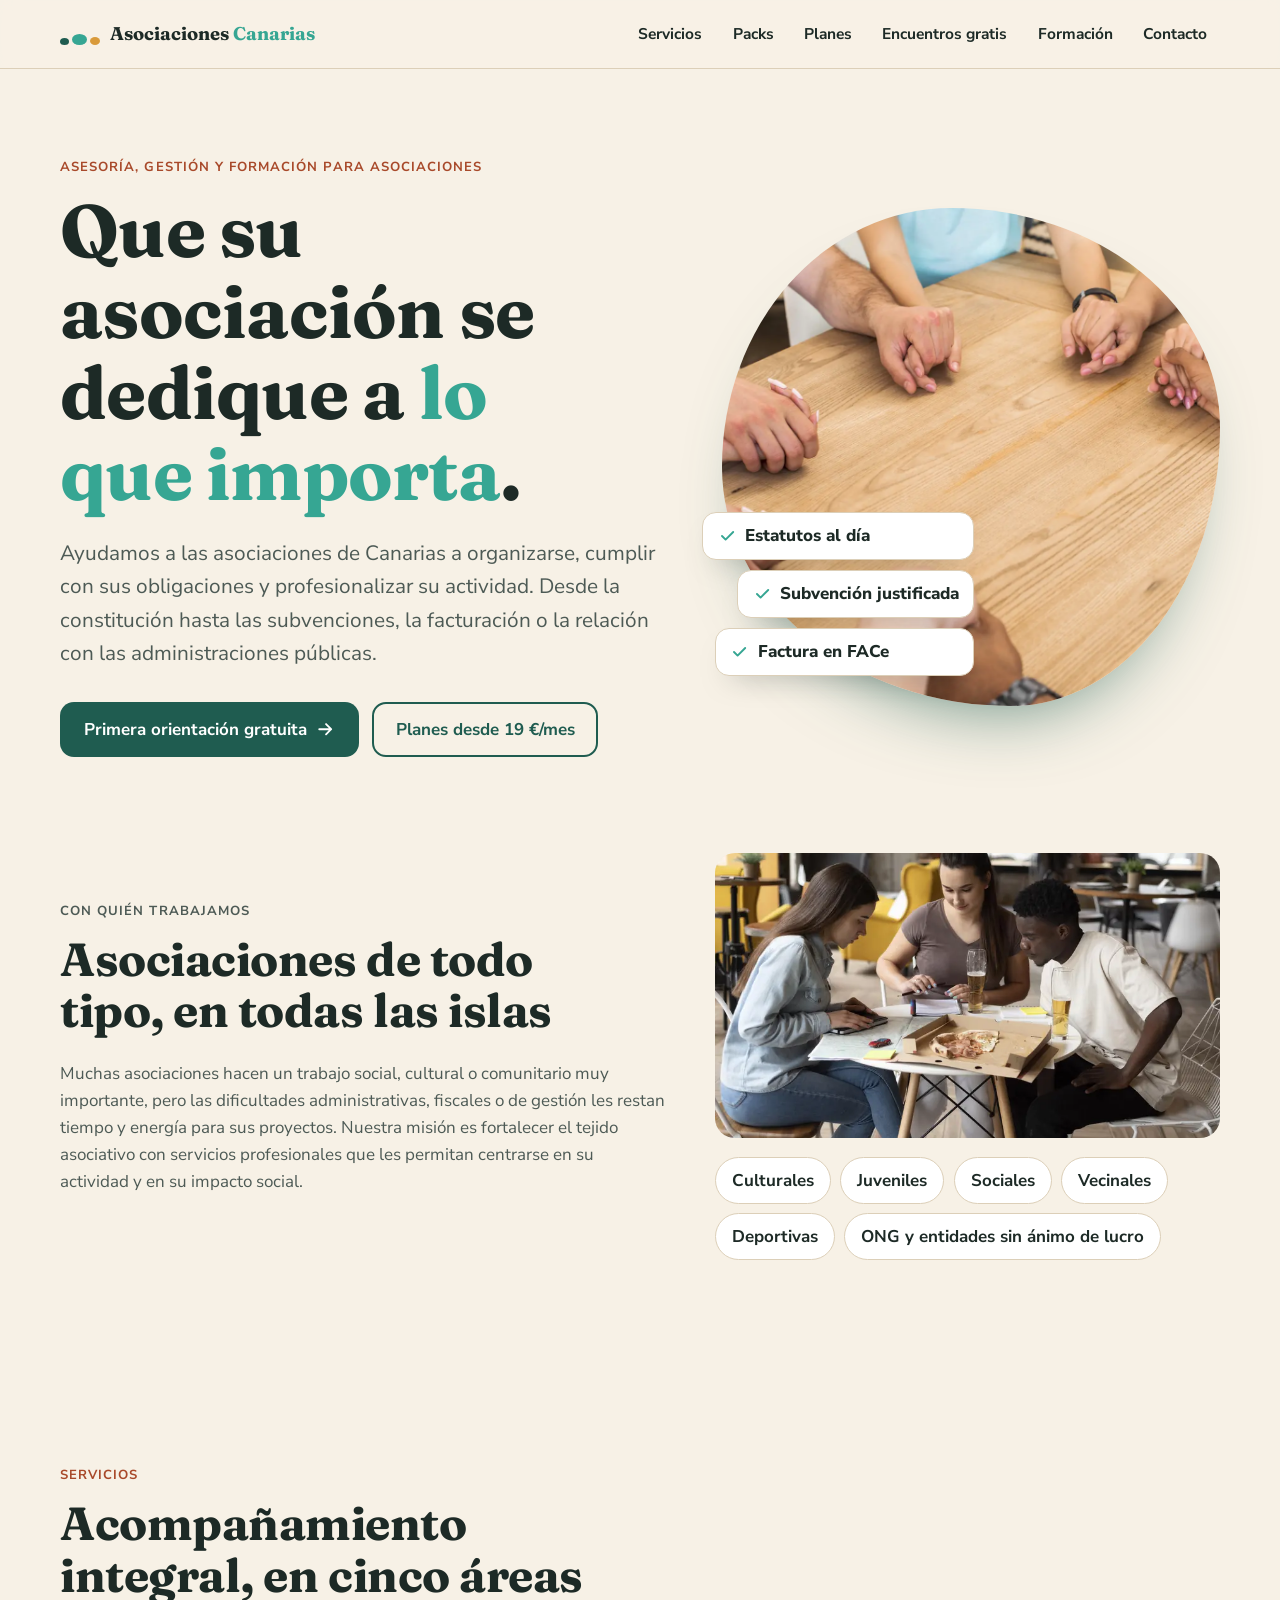
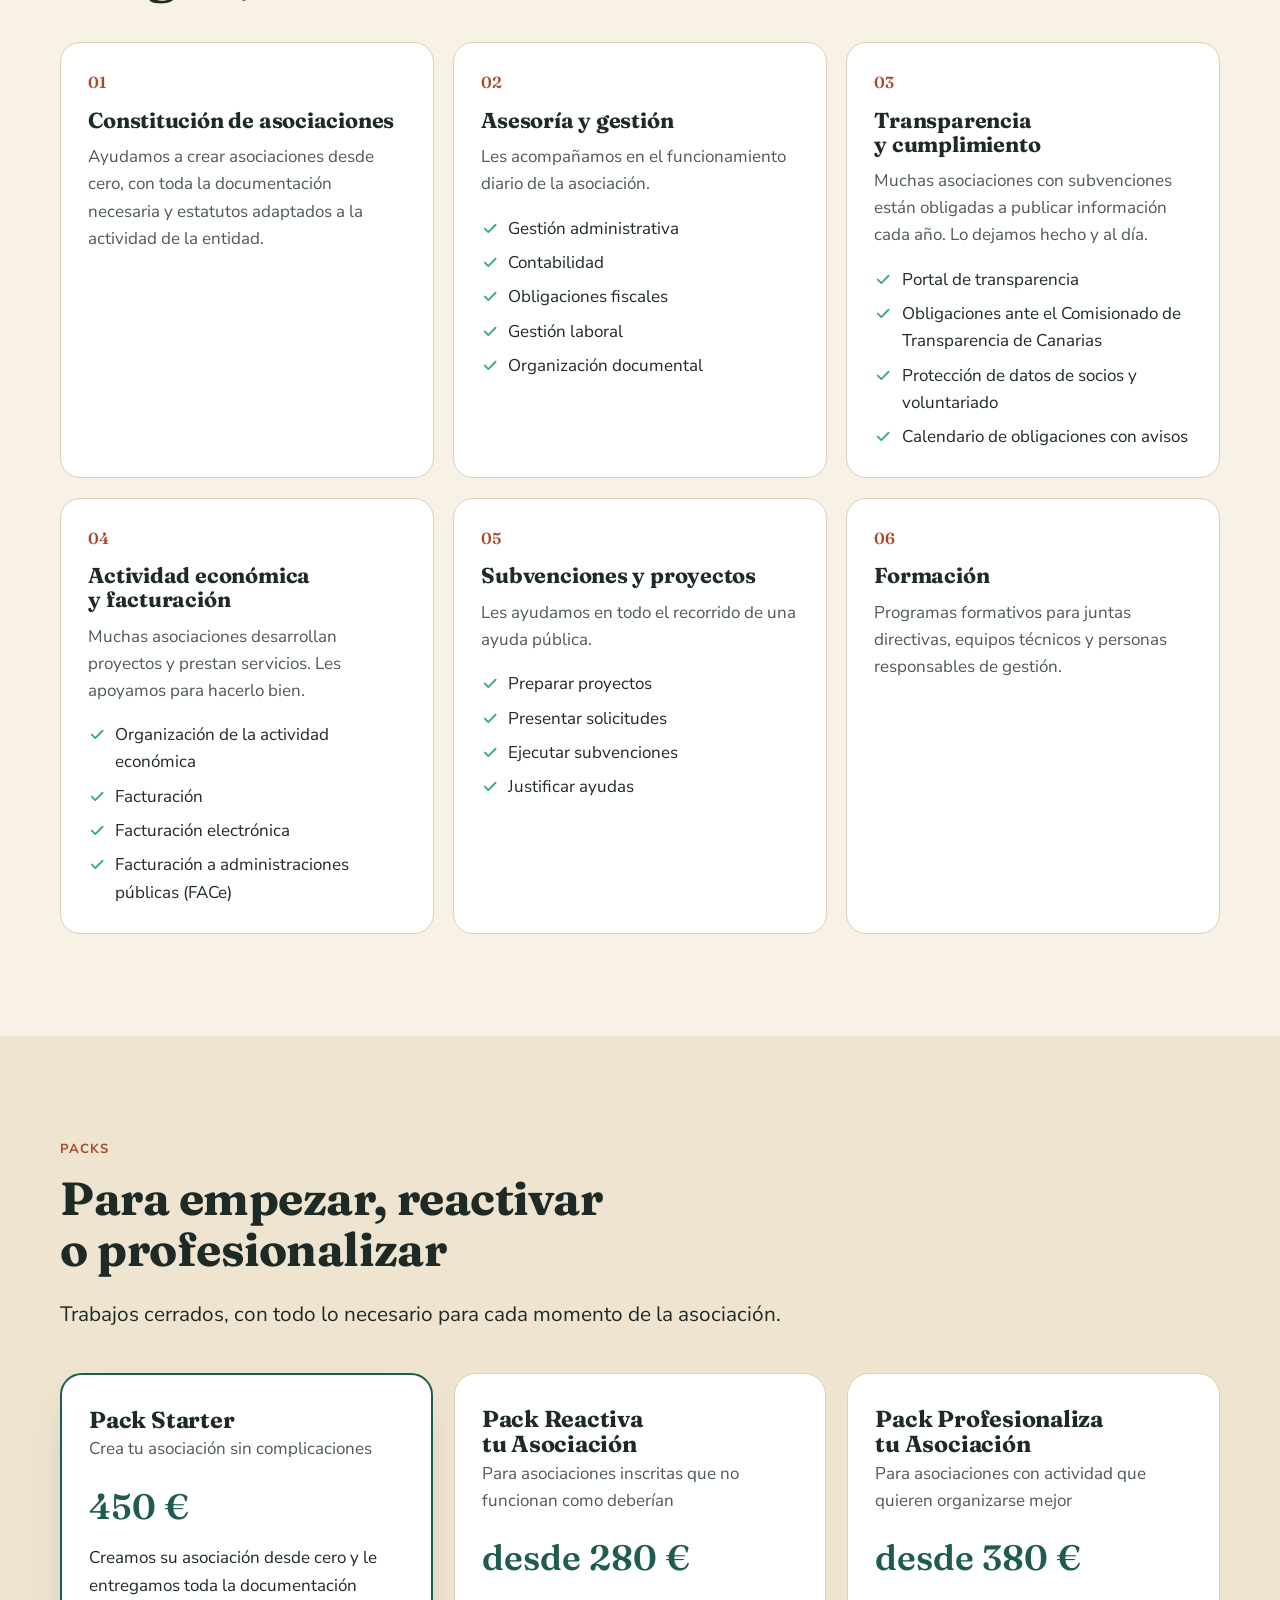
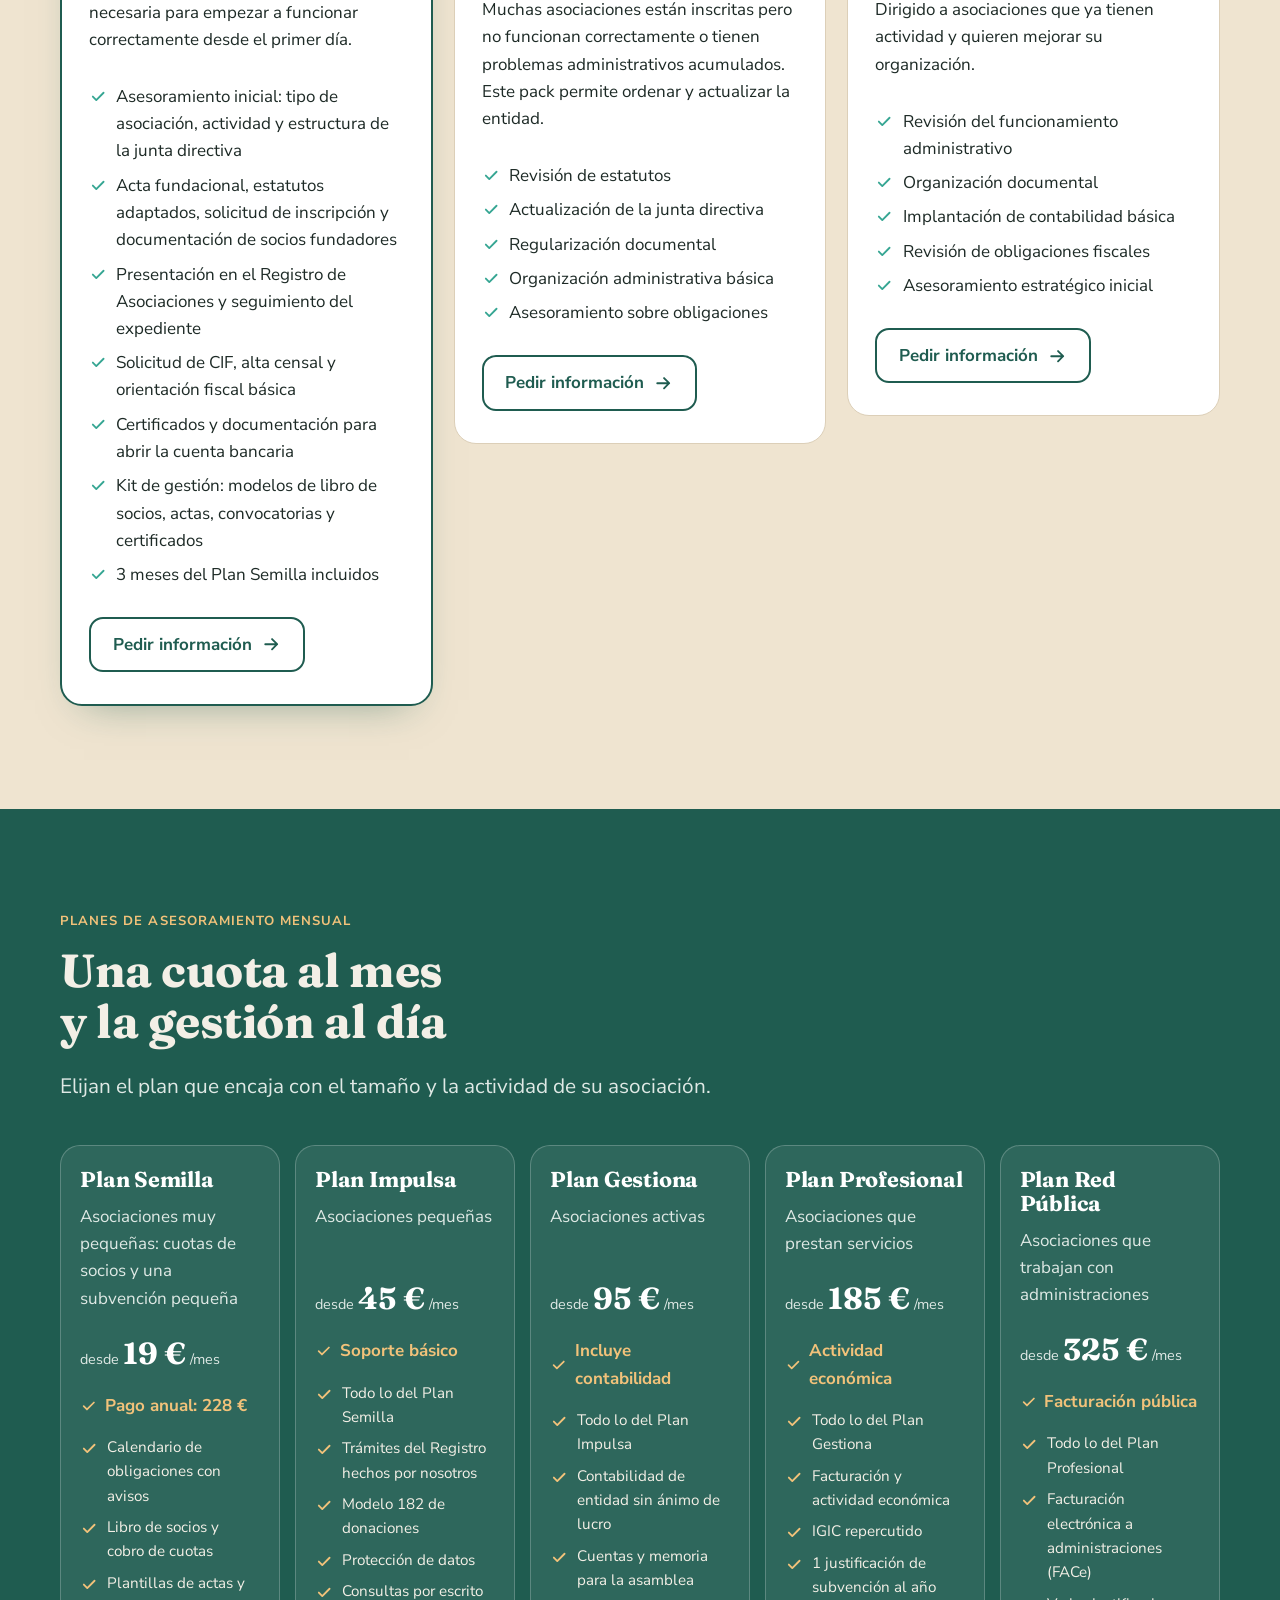
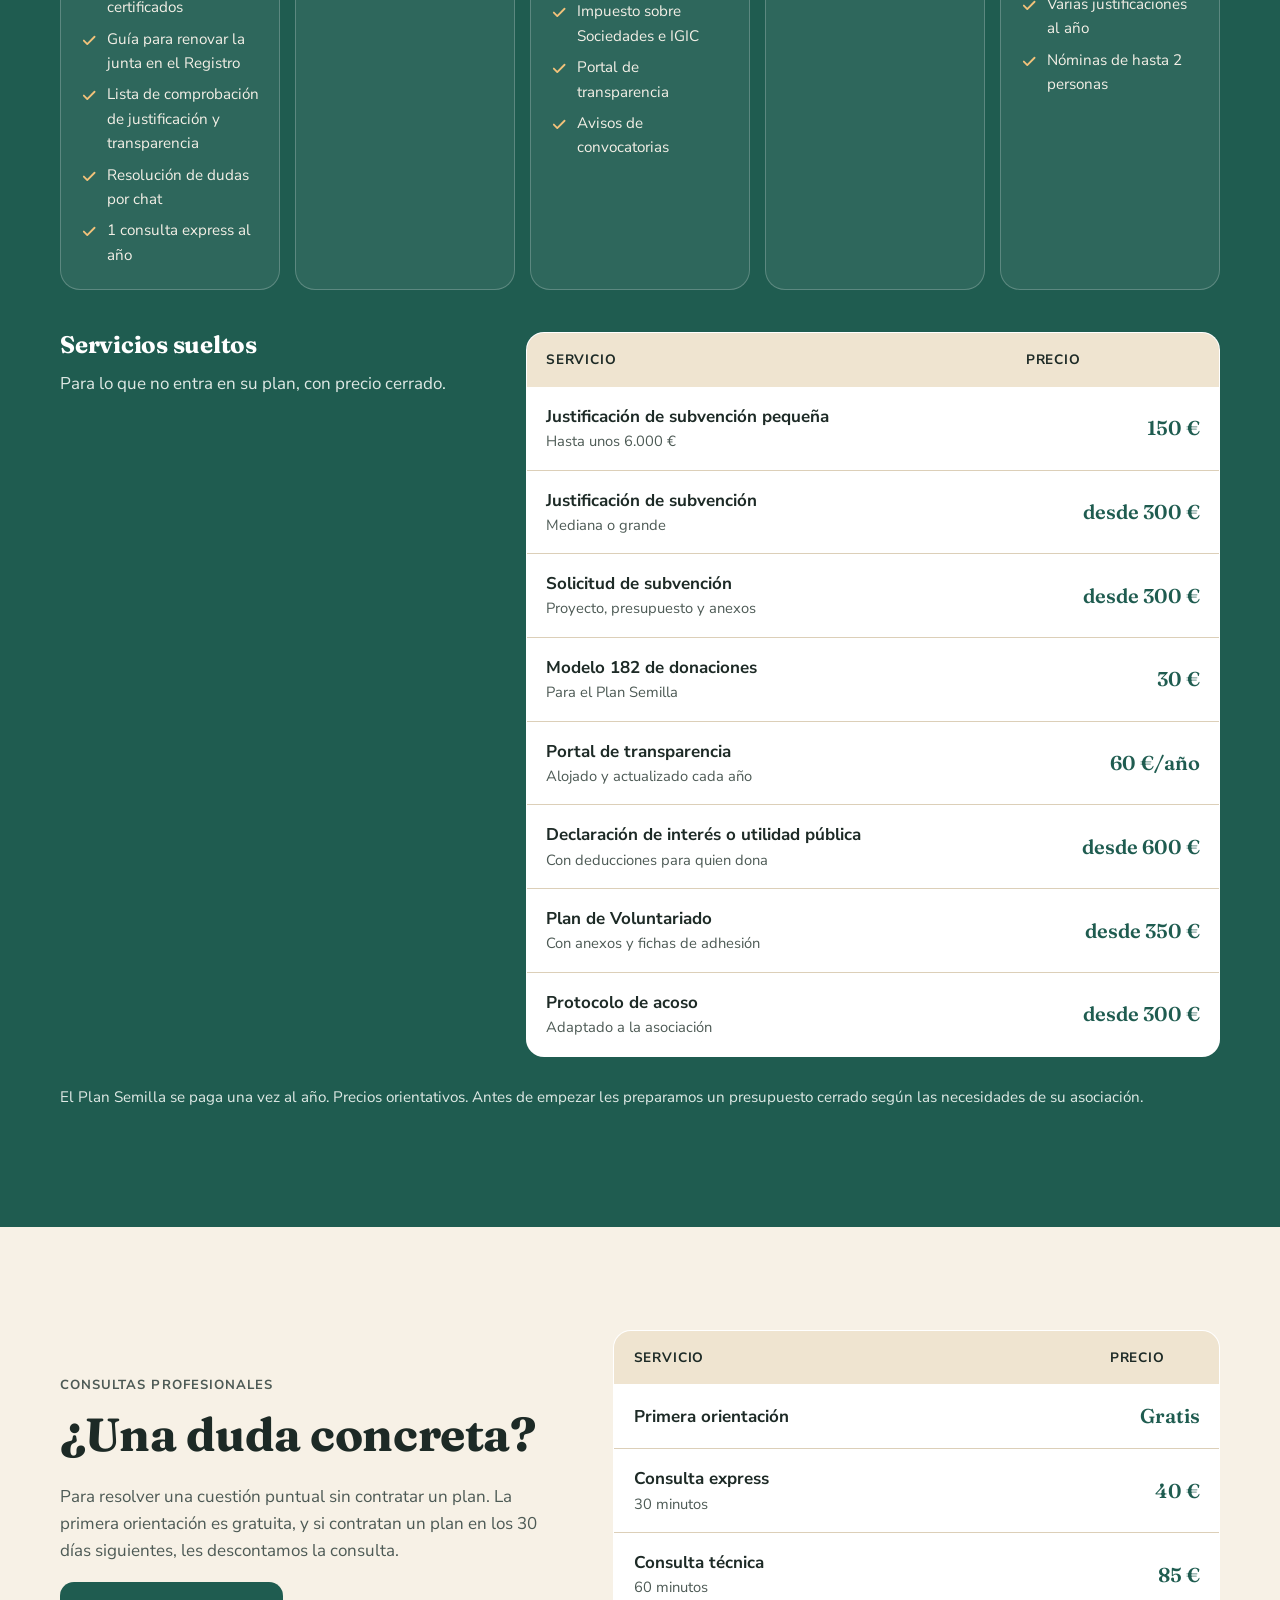
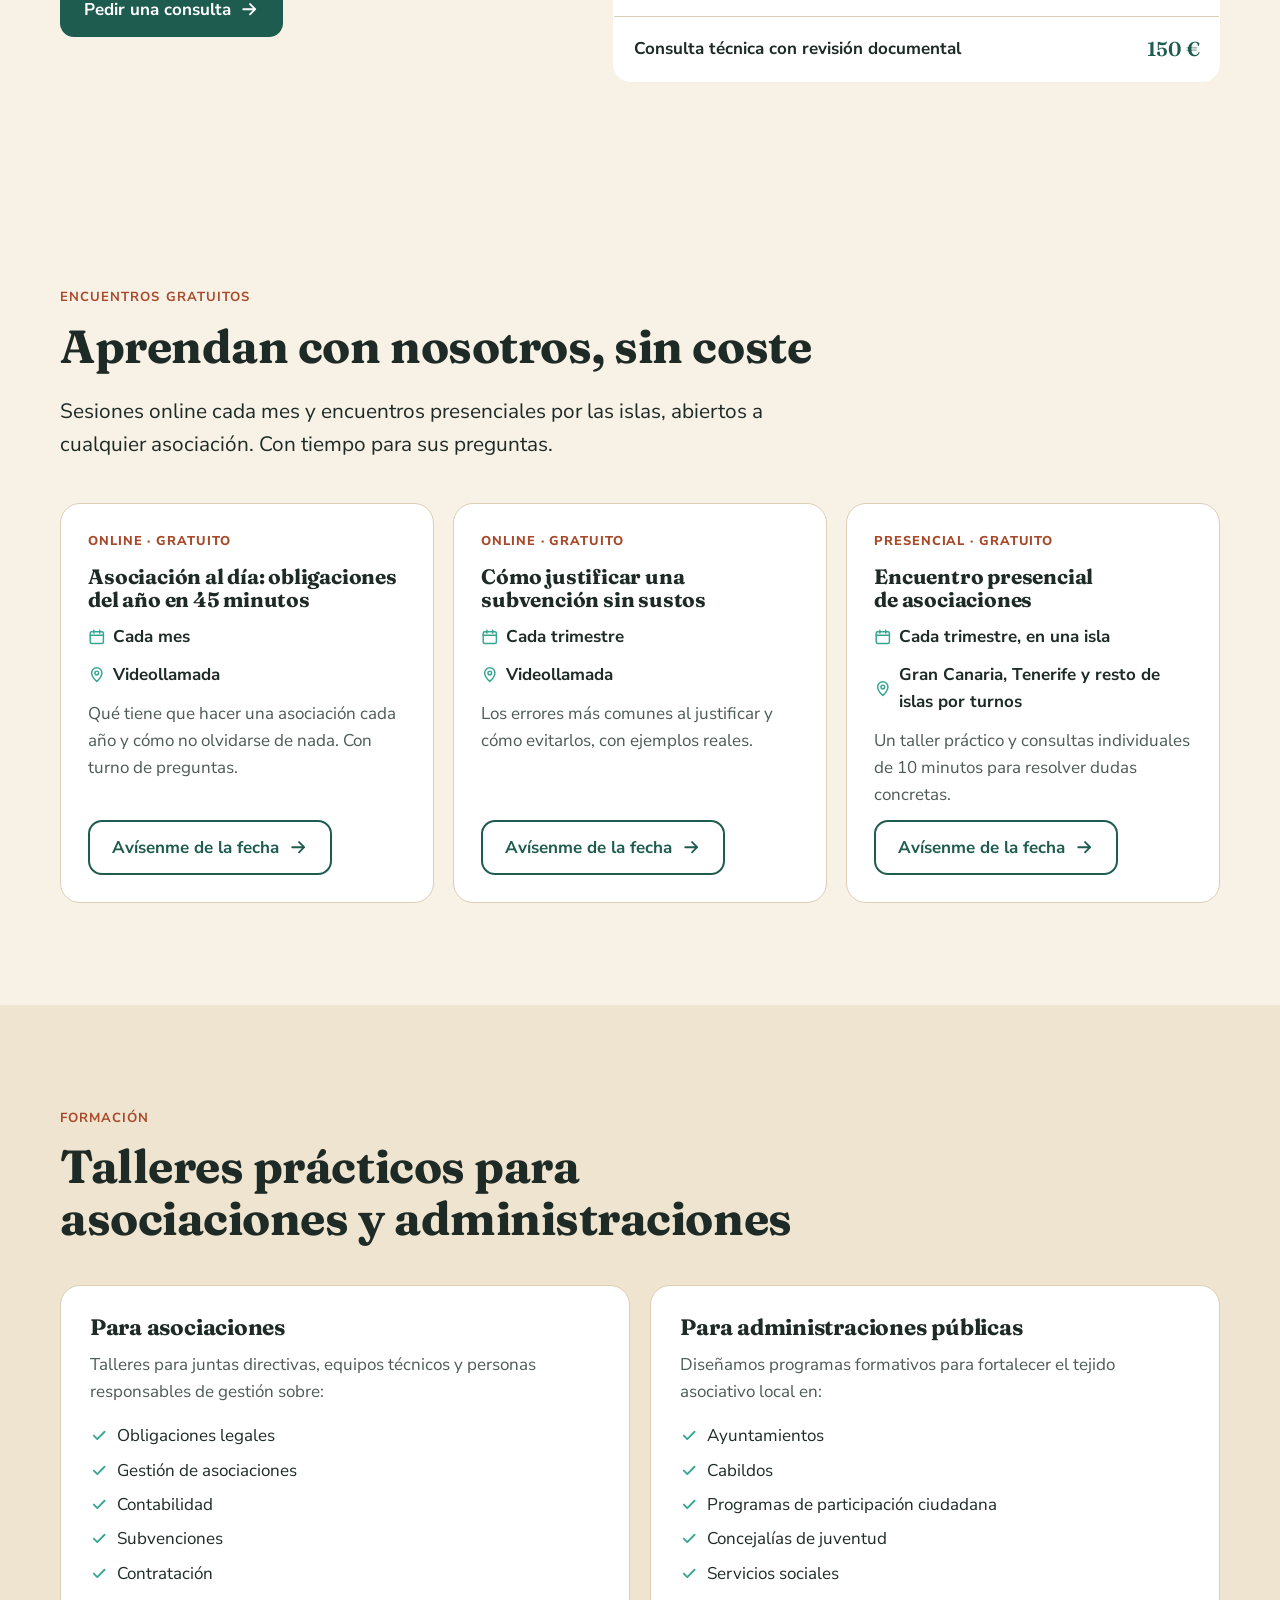
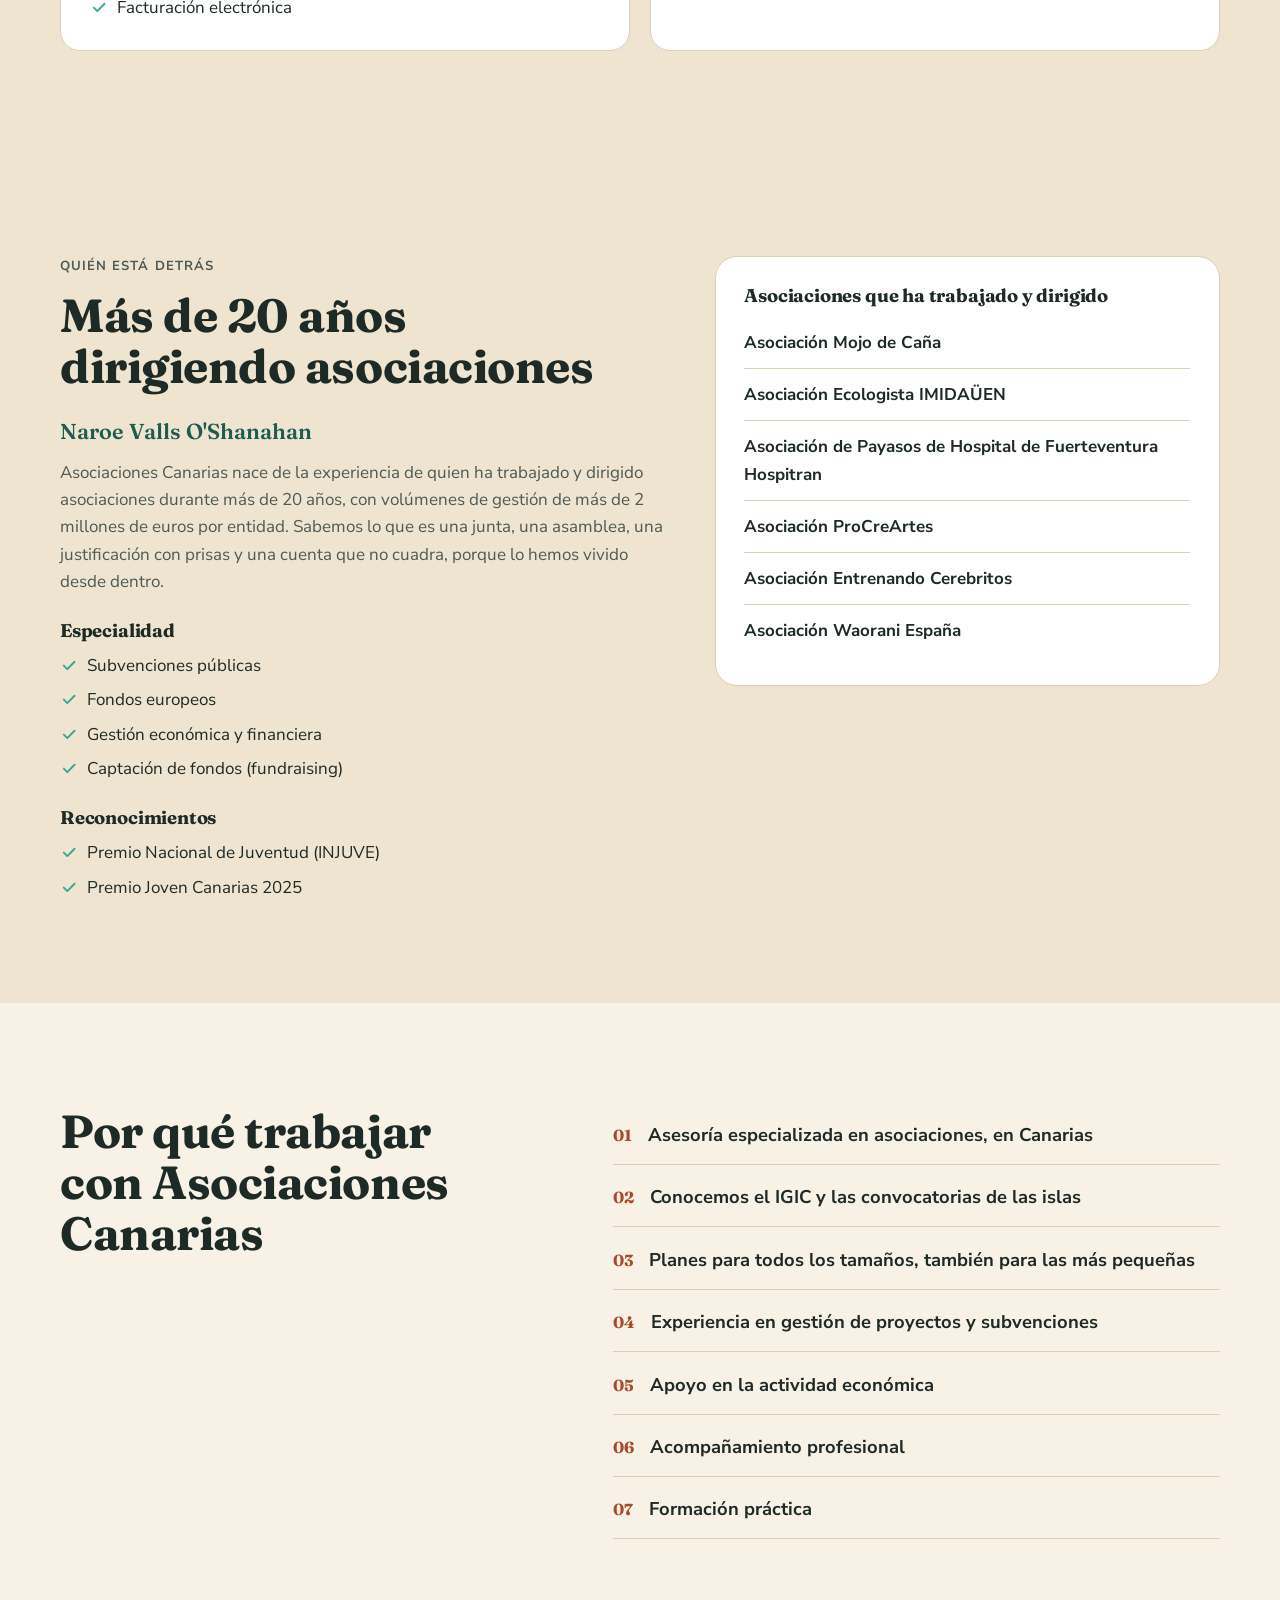
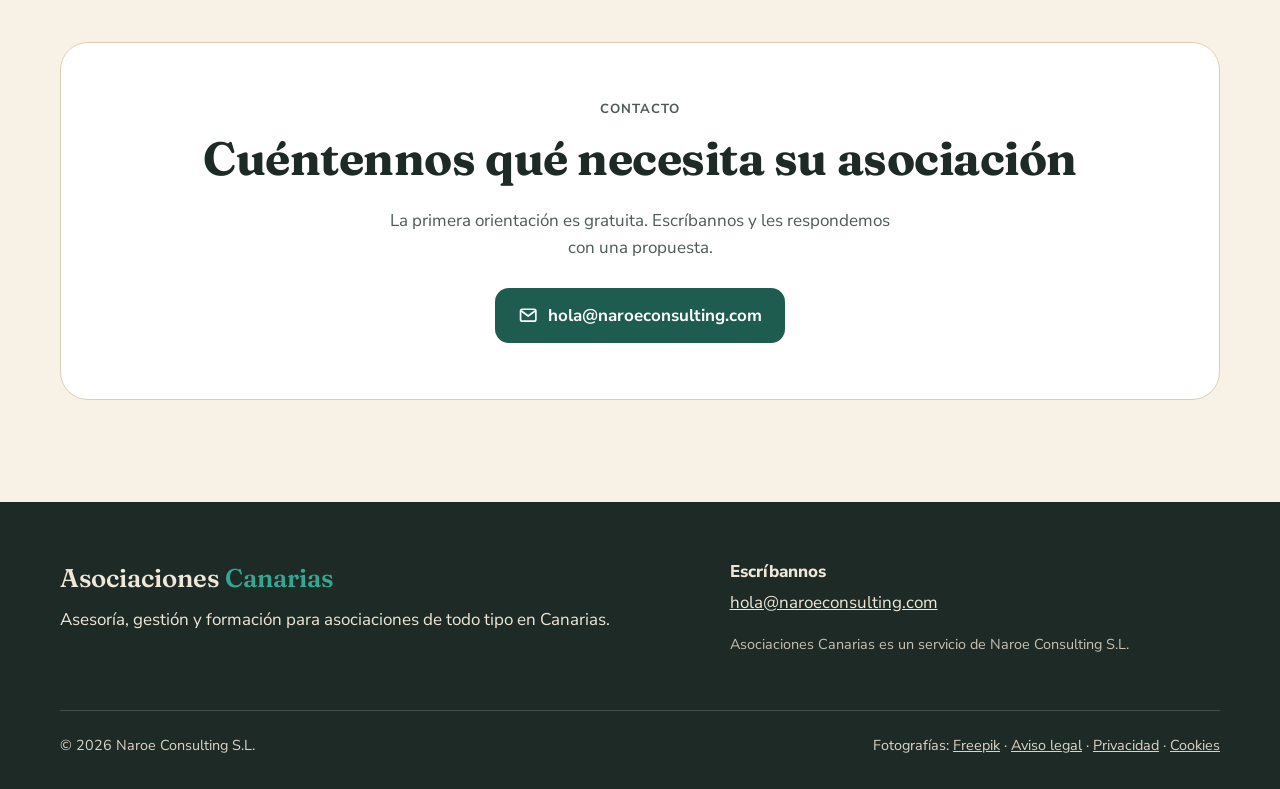
<file: index.html>
<!doctype html>
<html lang="es" class="sin-js">
<head>
<meta charset="utf-8">
<meta name="viewport" content="width=device-width, initial-scale=1">
<title>Asociaciones Canarias · Asesoría, gestión y formación para asociaciones</title>
<meta name="description" content="Asesoría, gestión y formación para asociaciones de Canarias: constitución, contabilidad, subvenciones, facturación y planes mensuales. Primera orientación gratuita.">
<link rel="canonical" href="https://asociacionescanarias.com/">
<meta name="theme-color" content="#1f5c50">
<meta property="og:type" content="website">
<meta property="og:site_name" content="Asociaciones Canarias">
<meta property="og:locale" content="es_ES">
<meta property="og:title" content="Asociaciones Canarias · Asesoría, gestión y formación para asociaciones">
<meta property="og:description" content="Asesoría, gestión y formación para asociaciones de Canarias: constitución, contabilidad, subvenciones, facturación y planes mensuales. Primera orientación gratuita.">
<meta property="og:url" content="https://asociacionescanarias.com/">
<meta property="og:image" content="https://asociacionescanarias.com/img/og.png">
<meta name="twitter:card" content="summary_large_image">
<link rel="icon" href="/favicon.svg" type="image/svg+xml">
<link rel="icon" href="/favicon.png" type="image/png">
<link rel="apple-touch-icon" href="/apple-touch-icon.png">
<link rel="manifest" href="/site.webmanifest">
<link rel="preload" href="/fonts/fraunces-latin-700-normal.woff2" as="font" type="font/woff2" crossorigin>
<link rel="preload" href="/fonts/nunito-sans-latin-400-normal.woff2" as="font" type="font/woff2" crossorigin>
<link rel="stylesheet" href="/css/estilos.css">
</head>
<body>
<a class="saltar" href="#contenido">Saltar al contenido</a>
<header class="nav">
  <div class="contenedor nav-fila">
    <a class="marca" href="/" aria-label="Asociaciones Canarias, ir al inicio"><span class="logo-islas" aria-hidden="true"><i></i><i></i><i></i></span><span>Asociaciones <em>Canarias</em></span></a>
    <button class="boton-menu" type="button" aria-controls="menu" aria-expanded="false"><span class="visualmente-oculto">Abrir menú</span><svg viewBox="0 0 24 24" fill="none" stroke="currentColor" stroke-width="2.2" stroke-linecap="round" aria-hidden="true"><path d="M4 7h16M4 12h16M4 17h16"/></svg></button>
    <ul class="menu" id="menu"><li><a href="/#servicios">Servicios</a></li><li><a href="/#packs">Packs</a></li><li><a href="/#planes">Planes</a></li><li><a href="/#encuentros">Encuentros gratis</a></li><li><a href="/#formacion">Formación</a></li><li><a href="/#contacto">Contacto</a></li></ul>
  </div>
</header>
<main id="contenido">
<section class="portada">
  <div class="contenedor portada-grid">
    <div class="portada-texto">
      <p class="antetitulo">Asesoría, gestión y formación para asociaciones</p>
      <h1>Que su asociación se dedique a <em>lo que importa</em>.</h1>
      <p class="entradilla">Ayudamos a las asociaciones de Canarias a organizarse, cumplir con sus obligaciones y profesionalizar su actividad. Desde la constitución hasta las subvenciones, la facturación o la relación con las administraciones públicas.</p>
      <div class="botones">
        <a class="boton boton-principal" href="mailto:hola@naroeconsulting.com?subject=Primera%20orientaci%C3%B3n%20gratuita">Primera orientación gratuita <svg viewBox="0 0 24 24" fill="none" stroke="currentColor" stroke-width="2.2" stroke-linecap="round" stroke-linejoin="round" aria-hidden="true"><path d="M5 12h14M13 6l6 6-6 6"/></svg></a>
        <a class="boton boton-linea" href="#planes">Planes desde 19 €/mes</a>
      </div>
    </div>
    <div class="portada-arte con-foto"><img class="portada-foto" src="/img/fotos/manos-800.webp" srcset="/img/fotos/manos-800.webp 800w, /img/fotos/manos-1600.webp 1600w" sizes="100vw" alt="Manos de varias personas unidas sobre una mesa de trabajo" loading="eager" decoding="async" fetchpriority="high">
      
      <ul class="flotantes" aria-hidden="true">
        <li><svg viewBox="0 0 24 24" fill="none" stroke="currentColor" stroke-width="2.4" stroke-linecap="round" stroke-linejoin="round" aria-hidden="true"><path d="m5 12.5 4.5 4.5L19 7.5"/></svg> Estatutos al día</li><li><svg viewBox="0 0 24 24" fill="none" stroke="currentColor" stroke-width="2.4" stroke-linecap="round" stroke-linejoin="round" aria-hidden="true"><path d="m5 12.5 4.5 4.5L19 7.5"/></svg> Subvención justificada</li><li><svg viewBox="0 0 24 24" fill="none" stroke="currentColor" stroke-width="2.4" stroke-linecap="round" stroke-linejoin="round" aria-hidden="true"><path d="m5 12.5 4.5 4.5L19 7.5"/></svg> Factura en FACe</li>
      </ul>
    </div>
  </div>
</section>

<section class="seccion seccion-tipos" aria-labelledby="t-tipos">
  <div class="contenedor tipos-grid">
    <div><p class="antetitulo">Con quién trabajamos</p><h2 id="t-tipos">Asociaciones de todo tipo, en todas las islas</h2>
    <p>Muchas asociaciones hacen un trabajo social, cultural o comunitario muy importante, pero las dificultades administrativas, fiscales o de gestión les restan tiempo y energía para sus proyectos. Nuestra misión es fortalecer el tejido asociativo con servicios profesionales que les permitan centrarse en su actividad y en su impacto social.</p></div>
    <div><img class="tipos-foto" src="/img/fotos/reunion-800.webp" srcset="/img/fotos/reunion-800.webp 800w, /img/fotos/reunion-1600.webp 1600w" sizes="(min-width: 860px) 45vw, 92vw" alt="Grupo de personas reunidas alrededor de una mesa" loading="lazy" decoding="async"><ul class="tipos"><li>Culturales</li><li>Juveniles</li><li>Sociales</li><li>Vecinales</li><li>Deportivas</li><li>ONG y entidades sin ánimo de lucro</li></ul></div>
  </div>
</section>

<section class="seccion" id="servicios" aria-labelledby="t-servicios">
  <div class="contenedor">
    <div class="cabecera-seccion"><p class="antetitulo">Servicios</p><h2 id="t-servicios">Acompañamiento integral, en cinco áreas</h2></div>
    <div class="areas"><article class="area aparece">
      <div class="area-txt"><span class="area-num" aria-hidden="true">01</span>
      <h3>Constitución de asociaciones</h3><p>Ayudamos a crear asociaciones desde cero, con toda la documentación necesaria y estatutos adaptados a la actividad de la entidad.</p></div>
    </article><article class="area aparece">
      <div class="area-txt"><span class="area-num" aria-hidden="true">02</span>
      <h3>Asesoría y gestión</h3><p>Les acompañamos en el funcionamiento diario de la asociación.</p><ul class="lista-check"><li><svg viewBox="0 0 24 24" fill="none" stroke="currentColor" stroke-width="2.4" stroke-linecap="round" stroke-linejoin="round" aria-hidden="true"><path d="m5 12.5 4.5 4.5L19 7.5"/></svg><span>Gestión administrativa</span></li><li><svg viewBox="0 0 24 24" fill="none" stroke="currentColor" stroke-width="2.4" stroke-linecap="round" stroke-linejoin="round" aria-hidden="true"><path d="m5 12.5 4.5 4.5L19 7.5"/></svg><span>Contabilidad</span></li><li><svg viewBox="0 0 24 24" fill="none" stroke="currentColor" stroke-width="2.4" stroke-linecap="round" stroke-linejoin="round" aria-hidden="true"><path d="m5 12.5 4.5 4.5L19 7.5"/></svg><span>Obligaciones fiscales</span></li><li><svg viewBox="0 0 24 24" fill="none" stroke="currentColor" stroke-width="2.4" stroke-linecap="round" stroke-linejoin="round" aria-hidden="true"><path d="m5 12.5 4.5 4.5L19 7.5"/></svg><span>Gestión laboral</span></li><li><svg viewBox="0 0 24 24" fill="none" stroke="currentColor" stroke-width="2.4" stroke-linecap="round" stroke-linejoin="round" aria-hidden="true"><path d="m5 12.5 4.5 4.5L19 7.5"/></svg><span>Organización documental</span></li></ul></div>
    </article><article class="area aparece">
      <div class="area-txt"><span class="area-num" aria-hidden="true">03</span>
      <h3>Transparencia y cumplimiento</h3><p>Muchas asociaciones con subvenciones están obligadas a publicar información cada año. Lo dejamos hecho y al día.</p><ul class="lista-check"><li><svg viewBox="0 0 24 24" fill="none" stroke="currentColor" stroke-width="2.4" stroke-linecap="round" stroke-linejoin="round" aria-hidden="true"><path d="m5 12.5 4.5 4.5L19 7.5"/></svg><span>Portal de transparencia</span></li><li><svg viewBox="0 0 24 24" fill="none" stroke="currentColor" stroke-width="2.4" stroke-linecap="round" stroke-linejoin="round" aria-hidden="true"><path d="m5 12.5 4.5 4.5L19 7.5"/></svg><span>Obligaciones ante el Comisionado de Transparencia de Canarias</span></li><li><svg viewBox="0 0 24 24" fill="none" stroke="currentColor" stroke-width="2.4" stroke-linecap="round" stroke-linejoin="round" aria-hidden="true"><path d="m5 12.5 4.5 4.5L19 7.5"/></svg><span>Protección de datos de socios y voluntariado</span></li><li><svg viewBox="0 0 24 24" fill="none" stroke="currentColor" stroke-width="2.4" stroke-linecap="round" stroke-linejoin="round" aria-hidden="true"><path d="m5 12.5 4.5 4.5L19 7.5"/></svg><span>Calendario de obligaciones con avisos</span></li></ul></div>
    </article><article class="area aparece">
      <div class="area-txt"><span class="area-num" aria-hidden="true">04</span>
      <h3>Actividad económica y facturación</h3><p>Muchas asociaciones desarrollan proyectos y prestan servicios. Les apoyamos para hacerlo bien.</p><ul class="lista-check"><li><svg viewBox="0 0 24 24" fill="none" stroke="currentColor" stroke-width="2.4" stroke-linecap="round" stroke-linejoin="round" aria-hidden="true"><path d="m5 12.5 4.5 4.5L19 7.5"/></svg><span>Organización de la actividad económica</span></li><li><svg viewBox="0 0 24 24" fill="none" stroke="currentColor" stroke-width="2.4" stroke-linecap="round" stroke-linejoin="round" aria-hidden="true"><path d="m5 12.5 4.5 4.5L19 7.5"/></svg><span>Facturación</span></li><li><svg viewBox="0 0 24 24" fill="none" stroke="currentColor" stroke-width="2.4" stroke-linecap="round" stroke-linejoin="round" aria-hidden="true"><path d="m5 12.5 4.5 4.5L19 7.5"/></svg><span>Facturación electrónica</span></li><li><svg viewBox="0 0 24 24" fill="none" stroke="currentColor" stroke-width="2.4" stroke-linecap="round" stroke-linejoin="round" aria-hidden="true"><path d="m5 12.5 4.5 4.5L19 7.5"/></svg><span>Facturación a administraciones públicas (FACe)</span></li></ul></div>
    </article><article class="area aparece">
      <div class="area-txt"><span class="area-num" aria-hidden="true">05</span>
      <h3>Subvenciones y proyectos</h3><p>Les ayudamos en todo el recorrido de una ayuda pública.</p><ul class="lista-check"><li><svg viewBox="0 0 24 24" fill="none" stroke="currentColor" stroke-width="2.4" stroke-linecap="round" stroke-linejoin="round" aria-hidden="true"><path d="m5 12.5 4.5 4.5L19 7.5"/></svg><span>Preparar proyectos</span></li><li><svg viewBox="0 0 24 24" fill="none" stroke="currentColor" stroke-width="2.4" stroke-linecap="round" stroke-linejoin="round" aria-hidden="true"><path d="m5 12.5 4.5 4.5L19 7.5"/></svg><span>Presentar solicitudes</span></li><li><svg viewBox="0 0 24 24" fill="none" stroke="currentColor" stroke-width="2.4" stroke-linecap="round" stroke-linejoin="round" aria-hidden="true"><path d="m5 12.5 4.5 4.5L19 7.5"/></svg><span>Ejecutar subvenciones</span></li><li><svg viewBox="0 0 24 24" fill="none" stroke="currentColor" stroke-width="2.4" stroke-linecap="round" stroke-linejoin="round" aria-hidden="true"><path d="m5 12.5 4.5 4.5L19 7.5"/></svg><span>Justificar ayudas</span></li></ul></div>
    </article><article class="area aparece">
      <div class="area-txt"><span class="area-num" aria-hidden="true">06</span>
      <h3>Formación</h3><p>Programas formativos para juntas directivas, equipos técnicos y personas responsables de gestión.</p></div>
    </article></div>
  </div>
</section>

<section class="seccion seccion-arena" id="packs" aria-labelledby="t-packs">
  <div class="contenedor">
    <div class="cabecera-seccion"><p class="antetitulo">Packs</p><h2 id="t-packs">Para empezar, reactivar o profesionalizar</h2>
    <p class="entradilla">Trabajos cerrados, con todo lo necesario para cada momento de la asociación.</p></div>
    <div class="packs"><article class="pack aparece pack-destacado">
      <header><h3>Pack Starter</h3><p class="pack-lema">Crea tu asociación sin complicaciones</p></header>
      <p class="precio">450 €</p>
      <p>Creamos su asociación desde cero y le entregamos toda la documentación necesaria para empezar a funcionar correctamente desde el primer día.</p>
      <ul class="lista-check"><li><svg viewBox="0 0 24 24" fill="none" stroke="currentColor" stroke-width="2.4" stroke-linecap="round" stroke-linejoin="round" aria-hidden="true"><path d="m5 12.5 4.5 4.5L19 7.5"/></svg><span>Asesoramiento inicial: tipo de asociación, actividad y estructura de la junta directiva</span></li><li><svg viewBox="0 0 24 24" fill="none" stroke="currentColor" stroke-width="2.4" stroke-linecap="round" stroke-linejoin="round" aria-hidden="true"><path d="m5 12.5 4.5 4.5L19 7.5"/></svg><span>Acta fundacional, estatutos adaptados, solicitud de inscripción y documentación de socios fundadores</span></li><li><svg viewBox="0 0 24 24" fill="none" stroke="currentColor" stroke-width="2.4" stroke-linecap="round" stroke-linejoin="round" aria-hidden="true"><path d="m5 12.5 4.5 4.5L19 7.5"/></svg><span>Presentación en el Registro de Asociaciones y seguimiento del expediente</span></li><li><svg viewBox="0 0 24 24" fill="none" stroke="currentColor" stroke-width="2.4" stroke-linecap="round" stroke-linejoin="round" aria-hidden="true"><path d="m5 12.5 4.5 4.5L19 7.5"/></svg><span>Solicitud de CIF, alta censal y orientación fiscal básica</span></li><li><svg viewBox="0 0 24 24" fill="none" stroke="currentColor" stroke-width="2.4" stroke-linecap="round" stroke-linejoin="round" aria-hidden="true"><path d="m5 12.5 4.5 4.5L19 7.5"/></svg><span>Certificados y documentación para abrir la cuenta bancaria</span></li><li><svg viewBox="0 0 24 24" fill="none" stroke="currentColor" stroke-width="2.4" stroke-linecap="round" stroke-linejoin="round" aria-hidden="true"><path d="m5 12.5 4.5 4.5L19 7.5"/></svg><span>Kit de gestión: modelos de libro de socios, actas, convocatorias y certificados</span></li><li><svg viewBox="0 0 24 24" fill="none" stroke="currentColor" stroke-width="2.4" stroke-linecap="round" stroke-linejoin="round" aria-hidden="true"><path d="m5 12.5 4.5 4.5L19 7.5"/></svg><span>3 meses del Plan Semilla incluidos</span></li></ul>
      <a class="boton boton-linea" href="mailto:hola@naroeconsulting.com?subject=Informaci%C3%B3n%20sobre%20el%20Pack%20Starter">Pedir información <svg viewBox="0 0 24 24" fill="none" stroke="currentColor" stroke-width="2.2" stroke-linecap="round" stroke-linejoin="round" aria-hidden="true"><path d="M5 12h14M13 6l6 6-6 6"/></svg></a>
    </article><article class="pack aparece">
      <header><h3>Pack Reactiva tu Asociación</h3><p class="pack-lema">Para asociaciones inscritas que no funcionan como deberían</p></header>
      <p class="precio">desde 280 €</p>
      <p>Muchas asociaciones están inscritas pero no funcionan correctamente o tienen problemas administrativos acumulados. Este pack permite ordenar y actualizar la entidad.</p>
      <ul class="lista-check"><li><svg viewBox="0 0 24 24" fill="none" stroke="currentColor" stroke-width="2.4" stroke-linecap="round" stroke-linejoin="round" aria-hidden="true"><path d="m5 12.5 4.5 4.5L19 7.5"/></svg><span>Revisión de estatutos</span></li><li><svg viewBox="0 0 24 24" fill="none" stroke="currentColor" stroke-width="2.4" stroke-linecap="round" stroke-linejoin="round" aria-hidden="true"><path d="m5 12.5 4.5 4.5L19 7.5"/></svg><span>Actualización de la junta directiva</span></li><li><svg viewBox="0 0 24 24" fill="none" stroke="currentColor" stroke-width="2.4" stroke-linecap="round" stroke-linejoin="round" aria-hidden="true"><path d="m5 12.5 4.5 4.5L19 7.5"/></svg><span>Regularización documental</span></li><li><svg viewBox="0 0 24 24" fill="none" stroke="currentColor" stroke-width="2.4" stroke-linecap="round" stroke-linejoin="round" aria-hidden="true"><path d="m5 12.5 4.5 4.5L19 7.5"/></svg><span>Organización administrativa básica</span></li><li><svg viewBox="0 0 24 24" fill="none" stroke="currentColor" stroke-width="2.4" stroke-linecap="round" stroke-linejoin="round" aria-hidden="true"><path d="m5 12.5 4.5 4.5L19 7.5"/></svg><span>Asesoramiento sobre obligaciones</span></li></ul>
      <a class="boton boton-linea" href="mailto:hola@naroeconsulting.com?subject=Informaci%C3%B3n%20sobre%20el%20Pack%20Reactiva%20tu%20Asociaci%C3%B3n">Pedir información <svg viewBox="0 0 24 24" fill="none" stroke="currentColor" stroke-width="2.2" stroke-linecap="round" stroke-linejoin="round" aria-hidden="true"><path d="M5 12h14M13 6l6 6-6 6"/></svg></a>
    </article><article class="pack aparece">
      <header><h3>Pack Profesionaliza tu Asociación</h3><p class="pack-lema">Para asociaciones con actividad que quieren organizarse mejor</p></header>
      <p class="precio">desde 380 €</p>
      <p>Dirigido a asociaciones que ya tienen actividad y quieren mejorar su organización.</p>
      <ul class="lista-check"><li><svg viewBox="0 0 24 24" fill="none" stroke="currentColor" stroke-width="2.4" stroke-linecap="round" stroke-linejoin="round" aria-hidden="true"><path d="m5 12.5 4.5 4.5L19 7.5"/></svg><span>Revisión del funcionamiento administrativo</span></li><li><svg viewBox="0 0 24 24" fill="none" stroke="currentColor" stroke-width="2.4" stroke-linecap="round" stroke-linejoin="round" aria-hidden="true"><path d="m5 12.5 4.5 4.5L19 7.5"/></svg><span>Organización documental</span></li><li><svg viewBox="0 0 24 24" fill="none" stroke="currentColor" stroke-width="2.4" stroke-linecap="round" stroke-linejoin="round" aria-hidden="true"><path d="m5 12.5 4.5 4.5L19 7.5"/></svg><span>Implantación de contabilidad básica</span></li><li><svg viewBox="0 0 24 24" fill="none" stroke="currentColor" stroke-width="2.4" stroke-linecap="round" stroke-linejoin="round" aria-hidden="true"><path d="m5 12.5 4.5 4.5L19 7.5"/></svg><span>Revisión de obligaciones fiscales</span></li><li><svg viewBox="0 0 24 24" fill="none" stroke="currentColor" stroke-width="2.4" stroke-linecap="round" stroke-linejoin="round" aria-hidden="true"><path d="m5 12.5 4.5 4.5L19 7.5"/></svg><span>Asesoramiento estratégico inicial</span></li></ul>
      <a class="boton boton-linea" href="mailto:hola@naroeconsulting.com?subject=Informaci%C3%B3n%20sobre%20el%20Pack%20Profesionaliza%20tu%20Asociaci%C3%B3n">Pedir información <svg viewBox="0 0 24 24" fill="none" stroke="currentColor" stroke-width="2.2" stroke-linecap="round" stroke-linejoin="round" aria-hidden="true"><path d="M5 12h14M13 6l6 6-6 6"/></svg></a>
    </article></div>
  </div>
</section>

<section class="seccion seccion-verde" id="planes" aria-labelledby="t-planes">
  <div class="contenedor">
    <div class="cabecera-seccion"><p class="antetitulo">Planes de asesoramiento mensual</p><h2 id="t-planes">Una cuota al mes y la gestión al día</h2>
    <p class="entradilla">Elijan el plan que encaja con el tamaño y la actividad de su asociación.</p></div>
    <ul class="planes"><li class="plan aparece">
      <h3>Plan Semilla</h3>
      <p class="plan-para">Asociaciones muy pequeñas: cuotas de socios y una subvención pequeña</p>
      <p class="plan-precio"><span>desde</span> <strong>19 €</strong><span>/mes</span></p>
      <p class="plan-nota"><svg viewBox="0 0 24 24" fill="none" stroke="currentColor" stroke-width="2.4" stroke-linecap="round" stroke-linejoin="round" aria-hidden="true"><path d="m5 12.5 4.5 4.5L19 7.5"/></svg>Pago anual: 228 €</p>
      <ul class="lista-check plan-incluye"><li><svg viewBox="0 0 24 24" fill="none" stroke="currentColor" stroke-width="2.4" stroke-linecap="round" stroke-linejoin="round" aria-hidden="true"><path d="m5 12.5 4.5 4.5L19 7.5"/></svg><span>Calendario de obligaciones con avisos</span></li><li><svg viewBox="0 0 24 24" fill="none" stroke="currentColor" stroke-width="2.4" stroke-linecap="round" stroke-linejoin="round" aria-hidden="true"><path d="m5 12.5 4.5 4.5L19 7.5"/></svg><span>Libro de socios y cobro de cuotas</span></li><li><svg viewBox="0 0 24 24" fill="none" stroke="currentColor" stroke-width="2.4" stroke-linecap="round" stroke-linejoin="round" aria-hidden="true"><path d="m5 12.5 4.5 4.5L19 7.5"/></svg><span>Plantillas de actas y certificados</span></li><li><svg viewBox="0 0 24 24" fill="none" stroke="currentColor" stroke-width="2.4" stroke-linecap="round" stroke-linejoin="round" aria-hidden="true"><path d="m5 12.5 4.5 4.5L19 7.5"/></svg><span>Guía para renovar la junta en el Registro</span></li><li><svg viewBox="0 0 24 24" fill="none" stroke="currentColor" stroke-width="2.4" stroke-linecap="round" stroke-linejoin="round" aria-hidden="true"><path d="m5 12.5 4.5 4.5L19 7.5"/></svg><span>Lista de comprobación de justificación y transparencia</span></li><li><svg viewBox="0 0 24 24" fill="none" stroke="currentColor" stroke-width="2.4" stroke-linecap="round" stroke-linejoin="round" aria-hidden="true"><path d="m5 12.5 4.5 4.5L19 7.5"/></svg><span>Resolución de dudas por chat</span></li><li><svg viewBox="0 0 24 24" fill="none" stroke="currentColor" stroke-width="2.4" stroke-linecap="round" stroke-linejoin="round" aria-hidden="true"><path d="m5 12.5 4.5 4.5L19 7.5"/></svg><span>1 consulta express al año</span></li></ul>
    </li><li class="plan aparece">
      <h3>Plan Impulsa</h3>
      <p class="plan-para">Asociaciones pequeñas</p>
      <p class="plan-precio"><span>desde</span> <strong>45 €</strong><span>/mes</span></p>
      <p class="plan-nota"><svg viewBox="0 0 24 24" fill="none" stroke="currentColor" stroke-width="2.4" stroke-linecap="round" stroke-linejoin="round" aria-hidden="true"><path d="m5 12.5 4.5 4.5L19 7.5"/></svg>Soporte básico</p>
      <ul class="lista-check plan-incluye"><li><svg viewBox="0 0 24 24" fill="none" stroke="currentColor" stroke-width="2.4" stroke-linecap="round" stroke-linejoin="round" aria-hidden="true"><path d="m5 12.5 4.5 4.5L19 7.5"/></svg><span>Todo lo del Plan Semilla</span></li><li><svg viewBox="0 0 24 24" fill="none" stroke="currentColor" stroke-width="2.4" stroke-linecap="round" stroke-linejoin="round" aria-hidden="true"><path d="m5 12.5 4.5 4.5L19 7.5"/></svg><span>Trámites del Registro hechos por nosotros</span></li><li><svg viewBox="0 0 24 24" fill="none" stroke="currentColor" stroke-width="2.4" stroke-linecap="round" stroke-linejoin="round" aria-hidden="true"><path d="m5 12.5 4.5 4.5L19 7.5"/></svg><span>Modelo 182 de donaciones</span></li><li><svg viewBox="0 0 24 24" fill="none" stroke="currentColor" stroke-width="2.4" stroke-linecap="round" stroke-linejoin="round" aria-hidden="true"><path d="m5 12.5 4.5 4.5L19 7.5"/></svg><span>Protección de datos</span></li><li><svg viewBox="0 0 24 24" fill="none" stroke="currentColor" stroke-width="2.4" stroke-linecap="round" stroke-linejoin="round" aria-hidden="true"><path d="m5 12.5 4.5 4.5L19 7.5"/></svg><span>Consultas por escrito</span></li></ul>
    </li><li class="plan aparece">
      <h3>Plan Gestiona</h3>
      <p class="plan-para">Asociaciones activas</p>
      <p class="plan-precio"><span>desde</span> <strong>95 €</strong><span>/mes</span></p>
      <p class="plan-nota"><svg viewBox="0 0 24 24" fill="none" stroke="currentColor" stroke-width="2.4" stroke-linecap="round" stroke-linejoin="round" aria-hidden="true"><path d="m5 12.5 4.5 4.5L19 7.5"/></svg>Incluye contabilidad</p>
      <ul class="lista-check plan-incluye"><li><svg viewBox="0 0 24 24" fill="none" stroke="currentColor" stroke-width="2.4" stroke-linecap="round" stroke-linejoin="round" aria-hidden="true"><path d="m5 12.5 4.5 4.5L19 7.5"/></svg><span>Todo lo del Plan Impulsa</span></li><li><svg viewBox="0 0 24 24" fill="none" stroke="currentColor" stroke-width="2.4" stroke-linecap="round" stroke-linejoin="round" aria-hidden="true"><path d="m5 12.5 4.5 4.5L19 7.5"/></svg><span>Contabilidad de entidad sin ánimo de lucro</span></li><li><svg viewBox="0 0 24 24" fill="none" stroke="currentColor" stroke-width="2.4" stroke-linecap="round" stroke-linejoin="round" aria-hidden="true"><path d="m5 12.5 4.5 4.5L19 7.5"/></svg><span>Cuentas y memoria para la asamblea</span></li><li><svg viewBox="0 0 24 24" fill="none" stroke="currentColor" stroke-width="2.4" stroke-linecap="round" stroke-linejoin="round" aria-hidden="true"><path d="m5 12.5 4.5 4.5L19 7.5"/></svg><span>Impuesto sobre Sociedades e IGIC</span></li><li><svg viewBox="0 0 24 24" fill="none" stroke="currentColor" stroke-width="2.4" stroke-linecap="round" stroke-linejoin="round" aria-hidden="true"><path d="m5 12.5 4.5 4.5L19 7.5"/></svg><span>Portal de transparencia</span></li><li><svg viewBox="0 0 24 24" fill="none" stroke="currentColor" stroke-width="2.4" stroke-linecap="round" stroke-linejoin="round" aria-hidden="true"><path d="m5 12.5 4.5 4.5L19 7.5"/></svg><span>Avisos de convocatorias</span></li></ul>
    </li><li class="plan aparece">
      <h3>Plan Profesional</h3>
      <p class="plan-para">Asociaciones que prestan servicios</p>
      <p class="plan-precio"><span>desde</span> <strong>185 €</strong><span>/mes</span></p>
      <p class="plan-nota"><svg viewBox="0 0 24 24" fill="none" stroke="currentColor" stroke-width="2.4" stroke-linecap="round" stroke-linejoin="round" aria-hidden="true"><path d="m5 12.5 4.5 4.5L19 7.5"/></svg>Actividad económica</p>
      <ul class="lista-check plan-incluye"><li><svg viewBox="0 0 24 24" fill="none" stroke="currentColor" stroke-width="2.4" stroke-linecap="round" stroke-linejoin="round" aria-hidden="true"><path d="m5 12.5 4.5 4.5L19 7.5"/></svg><span>Todo lo del Plan Gestiona</span></li><li><svg viewBox="0 0 24 24" fill="none" stroke="currentColor" stroke-width="2.4" stroke-linecap="round" stroke-linejoin="round" aria-hidden="true"><path d="m5 12.5 4.5 4.5L19 7.5"/></svg><span>Facturación y actividad económica</span></li><li><svg viewBox="0 0 24 24" fill="none" stroke="currentColor" stroke-width="2.4" stroke-linecap="round" stroke-linejoin="round" aria-hidden="true"><path d="m5 12.5 4.5 4.5L19 7.5"/></svg><span>IGIC repercutido</span></li><li><svg viewBox="0 0 24 24" fill="none" stroke="currentColor" stroke-width="2.4" stroke-linecap="round" stroke-linejoin="round" aria-hidden="true"><path d="m5 12.5 4.5 4.5L19 7.5"/></svg><span>1 justificación de subvención al año</span></li></ul>
    </li><li class="plan aparece">
      <h3>Plan Red Pública</h3>
      <p class="plan-para">Asociaciones que trabajan con administraciones</p>
      <p class="plan-precio"><span>desde</span> <strong>325 €</strong><span>/mes</span></p>
      <p class="plan-nota"><svg viewBox="0 0 24 24" fill="none" stroke="currentColor" stroke-width="2.4" stroke-linecap="round" stroke-linejoin="round" aria-hidden="true"><path d="m5 12.5 4.5 4.5L19 7.5"/></svg>Facturación pública</p>
      <ul class="lista-check plan-incluye"><li><svg viewBox="0 0 24 24" fill="none" stroke="currentColor" stroke-width="2.4" stroke-linecap="round" stroke-linejoin="round" aria-hidden="true"><path d="m5 12.5 4.5 4.5L19 7.5"/></svg><span>Todo lo del Plan Profesional</span></li><li><svg viewBox="0 0 24 24" fill="none" stroke="currentColor" stroke-width="2.4" stroke-linecap="round" stroke-linejoin="round" aria-hidden="true"><path d="m5 12.5 4.5 4.5L19 7.5"/></svg><span>Facturación electrónica a administraciones (FACe)</span></li><li><svg viewBox="0 0 24 24" fill="none" stroke="currentColor" stroke-width="2.4" stroke-linecap="round" stroke-linejoin="round" aria-hidden="true"><path d="m5 12.5 4.5 4.5L19 7.5"/></svg><span>Varias justificaciones al año</span></li><li><svg viewBox="0 0 24 24" fill="none" stroke="currentColor" stroke-width="2.4" stroke-linecap="round" stroke-linejoin="round" aria-hidden="true"><path d="m5 12.5 4.5 4.5L19 7.5"/></svg><span>Nóminas de hasta 2 personas</span></li></ul>
    </li></ul>
    <div class="extras">
      <div><h3>Servicios sueltos</h3><p>Para lo que no entra en su plan, con precio cerrado.</p></div>
      <table class="tabla-precios"><caption class="visualmente-oculto">Precios de los servicios sueltos</caption>
      <thead><tr><th scope="col">Servicio</th><th scope="col">Precio</th></tr></thead><tbody><tr><th scope="row">Justificación de subvención pequeña<span>Hasta unos 6.000 €</span></th>
      <td>150 €</td></tr><tr><th scope="row">Justificación de subvención<span>Mediana o grande</span></th>
      <td>desde 300 €</td></tr><tr><th scope="row">Solicitud de subvención<span>Proyecto, presupuesto y anexos</span></th>
      <td>desde 300 €</td></tr><tr><th scope="row">Modelo 182 de donaciones<span>Para el Plan Semilla</span></th>
      <td>30 €</td></tr><tr><th scope="row">Portal de transparencia<span>Alojado y actualizado cada año</span></th>
      <td>60 €/año</td></tr><tr><th scope="row">Declaración de interés o utilidad pública<span>Con deducciones para quien dona</span></th>
      <td>desde 600 €</td></tr><tr><th scope="row">Plan de Voluntariado<span>Con anexos y fichas de adhesión</span></th>
      <td>desde 350 €</td></tr><tr><th scope="row">Protocolo de acoso<span>Adaptado a la asociación</span></th>
      <td>desde 300 €</td></tr></tbody></table>
    </div>
    <p class="nota-precios">El Plan Semilla se paga una vez al año. Precios orientativos. Antes de empezar les preparamos un presupuesto cerrado según las necesidades de su asociación.</p>
  </div>
</section>

<section class="seccion" id="consultas" aria-labelledby="t-consultas">
  <div class="contenedor consultas-grid">
    <div><p class="antetitulo">Consultas profesionales</p><h2 id="t-consultas">¿Una duda concreta?</h2>
    <p>Para resolver una cuestión puntual sin contratar un plan. La primera orientación es gratuita, y si contratan un plan en los 30 días siguientes, les descontamos la consulta.</p>
    <a class="boton boton-principal" href="mailto:hola@naroeconsulting.com?subject=Consulta%20profesional">Pedir una consulta <svg viewBox="0 0 24 24" fill="none" stroke="currentColor" stroke-width="2.2" stroke-linecap="round" stroke-linejoin="round" aria-hidden="true"><path d="M5 12h14M13 6l6 6-6 6"/></svg></a></div>
    <table class="tabla-precios"><caption class="visualmente-oculto">Precios de las consultas</caption>
    <thead><tr><th scope="col">Servicio</th><th scope="col">Precio</th></tr></thead><tbody><tr><th scope="row">Primera orientación</th>
      <td>Gratis</td></tr><tr><th scope="row">Consulta express<span>30 minutos</span></th>
      <td>40 €</td></tr><tr><th scope="row">Consulta técnica<span>60 minutos</span></th>
      <td>85 €</td></tr><tr><th scope="row">Consulta técnica con revisión documental</th>
      <td>150 €</td></tr></tbody></table>
  </div>
</section>

<section class="seccion" id="encuentros" aria-labelledby="t-encuentros">
  <div class="contenedor">
    <div class="cabecera-seccion"><p class="antetitulo">Encuentros gratuitos</p><h2 id="t-encuentros">Aprendan con nosotros, sin coste</h2>
    <p class="entradilla">Sesiones online cada mes y encuentros presenciales por las islas, abiertos a cualquier asociación. Con tiempo para sus preguntas.</p></div>
    <div class="encuentros"><article class="encuentro aparece">
      <p class="encuentro-tipo">Online · gratuito</p>
      <h3>Asociación al día: obligaciones del año en 45 minutos</h3>
      <p class="encuentro-cuando"><svg viewBox="0 0 24 24" fill="none" stroke="currentColor" stroke-width="2" stroke-linecap="round" stroke-linejoin="round" aria-hidden="true"><rect x="3" y="5" width="18" height="16" rx="2"/><path d="M16 3v4M8 3v4M3 10h18"/></svg><span>Cada mes</span></p>
      <p class="encuentro-cuando"><svg viewBox="0 0 24 24" fill="none" stroke="currentColor" stroke-width="2" stroke-linecap="round" stroke-linejoin="round" aria-hidden="true"><path d="M12 21s-7-6.2-7-11.5A7 7 0 0 1 19 9.5C19 14.8 12 21 12 21z"/><circle cx="12" cy="9.5" r="2.5"/></svg><span>Videollamada</span></p>
      <p>Qué tiene que hacer una asociación cada año y cómo no olvidarse de nada. Con turno de preguntas.</p>
      <a class="boton boton-linea" href="mailto:hola@naroeconsulting.com?subject=Inscripci%C3%B3n%3A%20Asociaci%C3%B3n%20al%20d%C3%ADa%3A%20obligaciones%20del%20a%C3%B1o%20en%2045%20minutos">Avísenme de la fecha <svg viewBox="0 0 24 24" fill="none" stroke="currentColor" stroke-width="2.2" stroke-linecap="round" stroke-linejoin="round" aria-hidden="true"><path d="M5 12h14M13 6l6 6-6 6"/></svg></a>
    </article><article class="encuentro aparece">
      <p class="encuentro-tipo">Online · gratuito</p>
      <h3>Cómo justificar una subvención sin sustos</h3>
      <p class="encuentro-cuando"><svg viewBox="0 0 24 24" fill="none" stroke="currentColor" stroke-width="2" stroke-linecap="round" stroke-linejoin="round" aria-hidden="true"><rect x="3" y="5" width="18" height="16" rx="2"/><path d="M16 3v4M8 3v4M3 10h18"/></svg><span>Cada trimestre</span></p>
      <p class="encuentro-cuando"><svg viewBox="0 0 24 24" fill="none" stroke="currentColor" stroke-width="2" stroke-linecap="round" stroke-linejoin="round" aria-hidden="true"><path d="M12 21s-7-6.2-7-11.5A7 7 0 0 1 19 9.5C19 14.8 12 21 12 21z"/><circle cx="12" cy="9.5" r="2.5"/></svg><span>Videollamada</span></p>
      <p>Los errores más comunes al justificar y cómo evitarlos, con ejemplos reales.</p>
      <a class="boton boton-linea" href="mailto:hola@naroeconsulting.com?subject=Inscripci%C3%B3n%3A%20C%C3%B3mo%20justificar%20una%20subvenci%C3%B3n%20sin%20sustos">Avísenme de la fecha <svg viewBox="0 0 24 24" fill="none" stroke="currentColor" stroke-width="2.2" stroke-linecap="round" stroke-linejoin="round" aria-hidden="true"><path d="M5 12h14M13 6l6 6-6 6"/></svg></a>
    </article><article class="encuentro aparece">
      <p class="encuentro-tipo">Presencial · gratuito</p>
      <h3>Encuentro presencial de asociaciones</h3>
      <p class="encuentro-cuando"><svg viewBox="0 0 24 24" fill="none" stroke="currentColor" stroke-width="2" stroke-linecap="round" stroke-linejoin="round" aria-hidden="true"><rect x="3" y="5" width="18" height="16" rx="2"/><path d="M16 3v4M8 3v4M3 10h18"/></svg><span>Cada trimestre, en una isla</span></p>
      <p class="encuentro-cuando"><svg viewBox="0 0 24 24" fill="none" stroke="currentColor" stroke-width="2" stroke-linecap="round" stroke-linejoin="round" aria-hidden="true"><path d="M12 21s-7-6.2-7-11.5A7 7 0 0 1 19 9.5C19 14.8 12 21 12 21z"/><circle cx="12" cy="9.5" r="2.5"/></svg><span>Gran Canaria, Tenerife y resto de islas por turnos</span></p>
      <p>Un taller práctico y consultas individuales de 10 minutos para resolver dudas concretas.</p>
      <a class="boton boton-linea" href="mailto:hola@naroeconsulting.com?subject=Inscripci%C3%B3n%3A%20Encuentro%20presencial%20de%20asociaciones">Avísenme de la fecha <svg viewBox="0 0 24 24" fill="none" stroke="currentColor" stroke-width="2.2" stroke-linecap="round" stroke-linejoin="round" aria-hidden="true"><path d="M5 12h14M13 6l6 6-6 6"/></svg></a>
    </article></div>
  </div>
</section>

<section class="seccion seccion-arena" id="formacion" aria-labelledby="t-formacion">
  <div class="contenedor">
    <div class="cabecera-seccion"><p class="antetitulo">Formación</p><h2 id="t-formacion">Talleres prácticos para asociaciones y administraciones</h2></div>
    <div class="formacion-grid">
      <article class="aparece"><h3>Para asociaciones</h3><p>Talleres para juntas directivas, equipos técnicos y personas responsables de gestión sobre:</p><ul class="lista-check"><li><svg viewBox="0 0 24 24" fill="none" stroke="currentColor" stroke-width="2.4" stroke-linecap="round" stroke-linejoin="round" aria-hidden="true"><path d="m5 12.5 4.5 4.5L19 7.5"/></svg><span>Obligaciones legales</span></li><li><svg viewBox="0 0 24 24" fill="none" stroke="currentColor" stroke-width="2.4" stroke-linecap="round" stroke-linejoin="round" aria-hidden="true"><path d="m5 12.5 4.5 4.5L19 7.5"/></svg><span>Gestión de asociaciones</span></li><li><svg viewBox="0 0 24 24" fill="none" stroke="currentColor" stroke-width="2.4" stroke-linecap="round" stroke-linejoin="round" aria-hidden="true"><path d="m5 12.5 4.5 4.5L19 7.5"/></svg><span>Contabilidad</span></li><li><svg viewBox="0 0 24 24" fill="none" stroke="currentColor" stroke-width="2.4" stroke-linecap="round" stroke-linejoin="round" aria-hidden="true"><path d="m5 12.5 4.5 4.5L19 7.5"/></svg><span>Subvenciones</span></li><li><svg viewBox="0 0 24 24" fill="none" stroke="currentColor" stroke-width="2.4" stroke-linecap="round" stroke-linejoin="round" aria-hidden="true"><path d="m5 12.5 4.5 4.5L19 7.5"/></svg><span>Contratación</span></li><li><svg viewBox="0 0 24 24" fill="none" stroke="currentColor" stroke-width="2.4" stroke-linecap="round" stroke-linejoin="round" aria-hidden="true"><path d="m5 12.5 4.5 4.5L19 7.5"/></svg><span>Facturación electrónica</span></li></ul></article>
      <article class="aparece"><h3>Para administraciones públicas</h3><p>Diseñamos programas formativos para fortalecer el tejido asociativo local en:</p><ul class="lista-check"><li><svg viewBox="0 0 24 24" fill="none" stroke="currentColor" stroke-width="2.4" stroke-linecap="round" stroke-linejoin="round" aria-hidden="true"><path d="m5 12.5 4.5 4.5L19 7.5"/></svg><span>Ayuntamientos</span></li><li><svg viewBox="0 0 24 24" fill="none" stroke="currentColor" stroke-width="2.4" stroke-linecap="round" stroke-linejoin="round" aria-hidden="true"><path d="m5 12.5 4.5 4.5L19 7.5"/></svg><span>Cabildos</span></li><li><svg viewBox="0 0 24 24" fill="none" stroke="currentColor" stroke-width="2.4" stroke-linecap="round" stroke-linejoin="round" aria-hidden="true"><path d="m5 12.5 4.5 4.5L19 7.5"/></svg><span>Programas de participación ciudadana</span></li><li><svg viewBox="0 0 24 24" fill="none" stroke="currentColor" stroke-width="2.4" stroke-linecap="round" stroke-linejoin="round" aria-hidden="true"><path d="m5 12.5 4.5 4.5L19 7.5"/></svg><span>Concejalías de juventud</span></li><li><svg viewBox="0 0 24 24" fill="none" stroke="currentColor" stroke-width="2.4" stroke-linecap="round" stroke-linejoin="round" aria-hidden="true"><path d="m5 12.5 4.5 4.5L19 7.5"/></svg><span>Servicios sociales</span></li></ul></article>
    </div>
  </div>
</section>

<section class="seccion seccion-arena" id="quien" aria-labelledby="t-quien">
  <div class="contenedor perfil">
    <div><p class="antetitulo">Quién está detrás</p><h2 id="t-quien">Más de 20 años dirigiendo asociaciones</h2>
    <p class="perfil-nombre">Naroe Valls O&#x27;Shanahan</p><p>Asociaciones Canarias nace de la experiencia de quien ha trabajado y dirigido asociaciones durante más de 20 años, con volúmenes de gestión de más de 2 millones de euros por entidad. Sabemos lo que es una junta, una asamblea, una justificación con prisas y una cuenta que no cuadra, porque lo hemos vivido desde dentro.</p>
    <h3>Especialidad</h3><ul class="lista-check"><li><svg viewBox="0 0 24 24" fill="none" stroke="currentColor" stroke-width="2.4" stroke-linecap="round" stroke-linejoin="round" aria-hidden="true"><path d="m5 12.5 4.5 4.5L19 7.5"/></svg><span>Subvenciones públicas</span></li><li><svg viewBox="0 0 24 24" fill="none" stroke="currentColor" stroke-width="2.4" stroke-linecap="round" stroke-linejoin="round" aria-hidden="true"><path d="m5 12.5 4.5 4.5L19 7.5"/></svg><span>Fondos europeos</span></li><li><svg viewBox="0 0 24 24" fill="none" stroke="currentColor" stroke-width="2.4" stroke-linecap="round" stroke-linejoin="round" aria-hidden="true"><path d="m5 12.5 4.5 4.5L19 7.5"/></svg><span>Gestión económica y financiera</span></li><li><svg viewBox="0 0 24 24" fill="none" stroke="currentColor" stroke-width="2.4" stroke-linecap="round" stroke-linejoin="round" aria-hidden="true"><path d="m5 12.5 4.5 4.5L19 7.5"/></svg><span>Captación de fondos (fundraising)</span></li></ul>
    <h3>Reconocimientos</h3><ul class="lista-check"><li><svg viewBox="0 0 24 24" fill="none" stroke="currentColor" stroke-width="2.4" stroke-linecap="round" stroke-linejoin="round" aria-hidden="true"><path d="m5 12.5 4.5 4.5L19 7.5"/></svg><span>Premio Nacional de Juventud (INJUVE)</span></li><li><svg viewBox="0 0 24 24" fill="none" stroke="currentColor" stroke-width="2.4" stroke-linecap="round" stroke-linejoin="round" aria-hidden="true"><path d="m5 12.5 4.5 4.5L19 7.5"/></svg><span>Premio Joven Canarias 2025</span></li></ul></div>
    <div class="perfil-entidades"><h3>Asociaciones que ha trabajado y dirigido</h3>
    <ul><li>Asociación Mojo de Caña</li><li>Asociación Ecologista IMIDAÜEN</li><li>Asociación de Payasos de Hospital de Fuerteventura Hospitran</li><li>Asociación ProCreArtes</li><li>Asociación Entrenando Cerebritos</li><li>Asociación Waorani España</li></ul></div>
  </div>
</section>

<section class="seccion" aria-labelledby="t-porque">
  <div class="contenedor porque">
    <h2 id="t-porque">Por qué trabajar con Asociaciones Canarias</h2>
    <ol><li>Asesoría especializada en asociaciones, en Canarias</li><li>Conocemos el IGIC y las convocatorias de las islas</li><li>Planes para todos los tamaños, también para las más pequeñas</li><li>Experiencia en gestión de proyectos y subvenciones</li><li>Apoyo en la actividad económica</li><li>Acompañamiento profesional</li><li>Formación práctica</li></ol>
  </div>
</section>

<section class="seccion contacto" id="contacto" aria-labelledby="t-contacto">
  <div class="contenedor contacto-caja aparece">
    <p class="antetitulo">Contacto</p>
    <h2 id="t-contacto">Cuéntennos qué necesita su asociación</h2>
    <p>La primera orientación es gratuita. Escríbannos y les respondemos con una propuesta.</p>
    <a class="boton boton-principal" href="mailto:hola@naroeconsulting.com?subject=Asociaciones%20Canarias%3A%20primera%20orientaci%C3%B3n"><svg viewBox="0 0 24 24" fill="none" stroke="currentColor" stroke-width="2" stroke-linecap="round" stroke-linejoin="round" aria-hidden="true"><rect x="3" y="5" width="18" height="14" rx="2"/><path d="m4 7 8 6 8-6"/></svg> hola@naroeconsulting.com</a>
  </div>
</section>
</main>
<footer class="pie">
  <div class="contenedor">
    <div class="pie-arriba">
      <div><p class="pie-titulo">Asociaciones <em>Canarias</em></p>
      <p>Asesoría, gestión y formación para asociaciones de todo tipo en Canarias.</p></div>
      <div><p class="pie-titulo-chico">Escríbannos</p><p><a href="mailto:hola@naroeconsulting.com">hola@naroeconsulting.com</a></p>
      <p class="pie-nota">Asociaciones Canarias es un servicio de Naroe Consulting S.L.</p></div>
    </div>
    <div class="pie-base">
      <span>© <span id="anio">2026</span> Naroe Consulting S.L.</span>
      <span>Fotografías: <a href="https://www.freepik.es" rel="noopener">Freepik</a> · <a href="/aviso-legal">Aviso legal</a> · <a href="/privacidad">Privacidad</a> · <a href="/cookies">Cookies</a></span>
    </div>
  </div>
</footer>
<script src="/js/main.js" defer></script>
<script type="application/ld+json">{"@context": "https://schema.org", "@type": "ProfessionalService", "name": "Asociaciones Canarias", "description": "Asesoría, gestión y formación para asociaciones en Canarias.", "url": "https://asociacionescanarias.com/", "email": "hola@naroeconsulting.com", "areaServed": "Canarias", "parentOrganization": {"@type": "Organization", "name": "Naroe Consulting S.L.", "url": "https://naroeconsulting.com"}}</script>
</body>
</html>
</file>
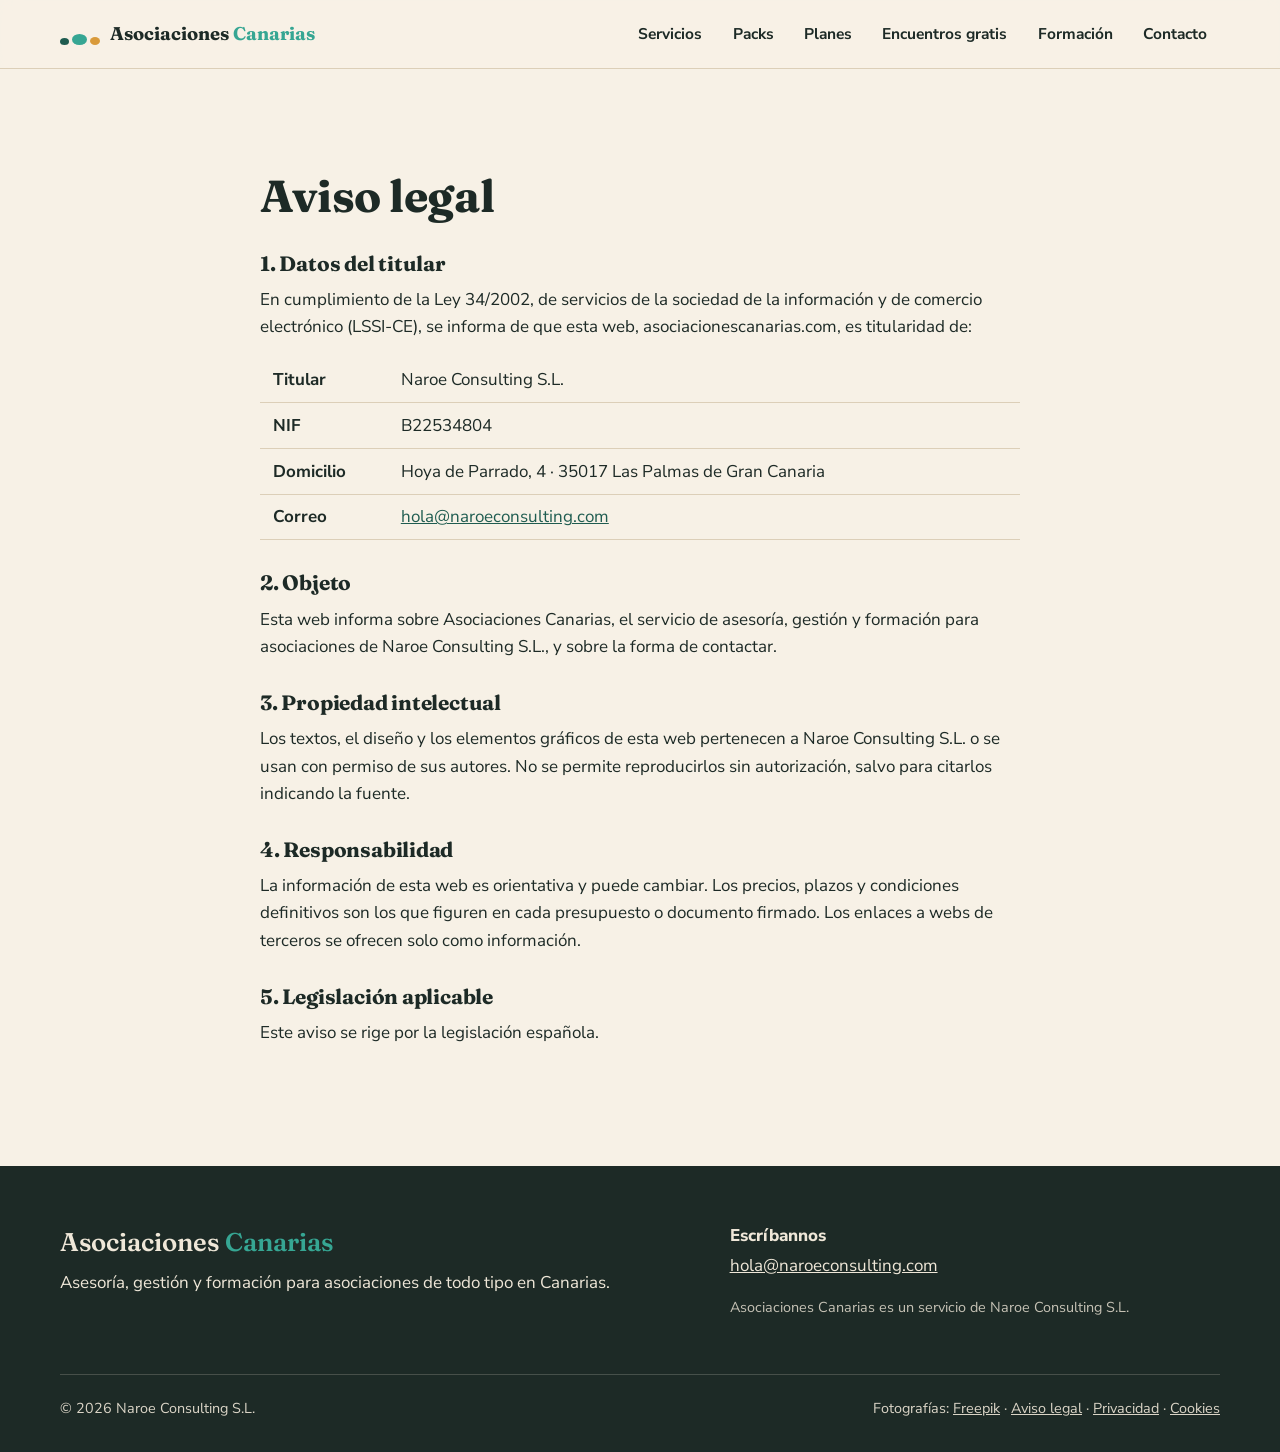
<file: aviso-legal.html>
<!doctype html>
<html lang="es" class="sin-js">
<head>
<meta charset="utf-8">
<meta name="viewport" content="width=device-width, initial-scale=1">
<title>Aviso legal · Asociaciones Canarias</title>
<meta name="description" content="Aviso legal de la web de Asociaciones Canarias.">
<link rel="canonical" href="https://asociacionescanarias.com/aviso-legal">
<meta name="theme-color" content="#1f5c50">
<meta property="og:type" content="website">
<meta property="og:site_name" content="Asociaciones Canarias">
<meta property="og:locale" content="es_ES">
<meta property="og:title" content="Aviso legal · Asociaciones Canarias">
<meta property="og:description" content="Aviso legal de la web de Asociaciones Canarias.">
<meta property="og:url" content="https://asociacionescanarias.com/aviso-legal">
<meta property="og:image" content="https://asociacionescanarias.com/img/og.png">
<meta name="twitter:card" content="summary_large_image">
<link rel="icon" href="/favicon.svg" type="image/svg+xml">
<link rel="icon" href="/favicon.png" type="image/png">
<link rel="apple-touch-icon" href="/apple-touch-icon.png">
<link rel="manifest" href="/site.webmanifest">
<link rel="preload" href="/fonts/fraunces-latin-700-normal.woff2" as="font" type="font/woff2" crossorigin>
<link rel="preload" href="/fonts/nunito-sans-latin-400-normal.woff2" as="font" type="font/woff2" crossorigin>
<link rel="stylesheet" href="/css/estilos.css">
</head>
<body>
<a class="saltar" href="#contenido">Saltar al contenido</a>
<header class="nav">
  <div class="contenedor nav-fila">
    <a class="marca" href="/" aria-label="Asociaciones Canarias, ir al inicio"><span class="logo-islas" aria-hidden="true"><i></i><i></i><i></i></span><span>Asociaciones <em>Canarias</em></span></a>
    <button class="boton-menu" type="button" aria-controls="menu" aria-expanded="false"><span class="visualmente-oculto">Abrir menú</span><svg viewBox="0 0 24 24" fill="none" stroke="currentColor" stroke-width="2.2" stroke-linecap="round" aria-hidden="true"><path d="M4 7h16M4 12h16M4 17h16"/></svg></button>
    <ul class="menu" id="menu"><li><a href="/#servicios">Servicios</a></li><li><a href="/#packs">Packs</a></li><li><a href="/#planes">Planes</a></li><li><a href="/#encuentros">Encuentros gratis</a></li><li><a href="/#formacion">Formación</a></li><li><a href="/#contacto">Contacto</a></li></ul>
  </div>
</header>
<main id="contenido">
<section class="seccion legal"><div class="contenedor estrecho"><h1>Aviso legal</h1><h2>1. Datos del titular</h2>
<p>En cumplimiento de la Ley 34/2002, de servicios de la sociedad de la información y de comercio electrónico (LSSI-CE), se informa de que esta web, asociacionescanarias.com, es titularidad de:</p>
<table class="tabla-legal">
<tr><th scope="row">Titular</th><td>Naroe Consulting S.L.</td></tr>
<tr><th scope="row">NIF</th><td>B22534804</td></tr>
<tr><th scope="row">Domicilio</th><td>Hoya de Parrado, 4 · 35017 Las Palmas de Gran Canaria</td></tr>
<tr><th scope="row">Correo</th><td><a href="mailto:hola@naroeconsulting.com">hola@naroeconsulting.com</a></td></tr>

</table>
<h2>2. Objeto</h2>
<p>Esta web informa sobre Asociaciones Canarias, el servicio de asesoría, gestión y formación para asociaciones de Naroe Consulting S.L., y sobre la forma de contactar.</p>
<h2>3. Propiedad intelectual</h2>
<p>Los textos, el diseño y los elementos gráficos de esta web pertenecen a Naroe Consulting S.L. o se usan con permiso de sus autores. No se permite reproducirlos sin autorización, salvo para citarlos indicando la fuente.</p>
<h2>4. Responsabilidad</h2>
<p>La información de esta web es orientativa y puede cambiar. Los precios, plazos y condiciones definitivos son los que figuren en cada presupuesto o documento firmado. Los enlaces a webs de terceros se ofrecen solo como información.</p>
<h2>5. Legislación aplicable</h2>
<p>Este aviso se rige por la legislación española.</p></div></section>
</main>
<footer class="pie">
  <div class="contenedor">
    <div class="pie-arriba">
      <div><p class="pie-titulo">Asociaciones <em>Canarias</em></p>
      <p>Asesoría, gestión y formación para asociaciones de todo tipo en Canarias.</p></div>
      <div><p class="pie-titulo-chico">Escríbannos</p><p><a href="mailto:hola@naroeconsulting.com">hola@naroeconsulting.com</a></p>
      <p class="pie-nota">Asociaciones Canarias es un servicio de Naroe Consulting S.L.</p></div>
    </div>
    <div class="pie-base">
      <span>© <span id="anio">2026</span> Naroe Consulting S.L.</span>
      <span>Fotografías: <a href="https://www.freepik.es" rel="noopener">Freepik</a> · <a href="/aviso-legal">Aviso legal</a> · <a href="/privacidad">Privacidad</a> · <a href="/cookies">Cookies</a></span>
    </div>
  </div>
</footer>
<script src="/js/main.js" defer></script>

</body>
</html>
</file>
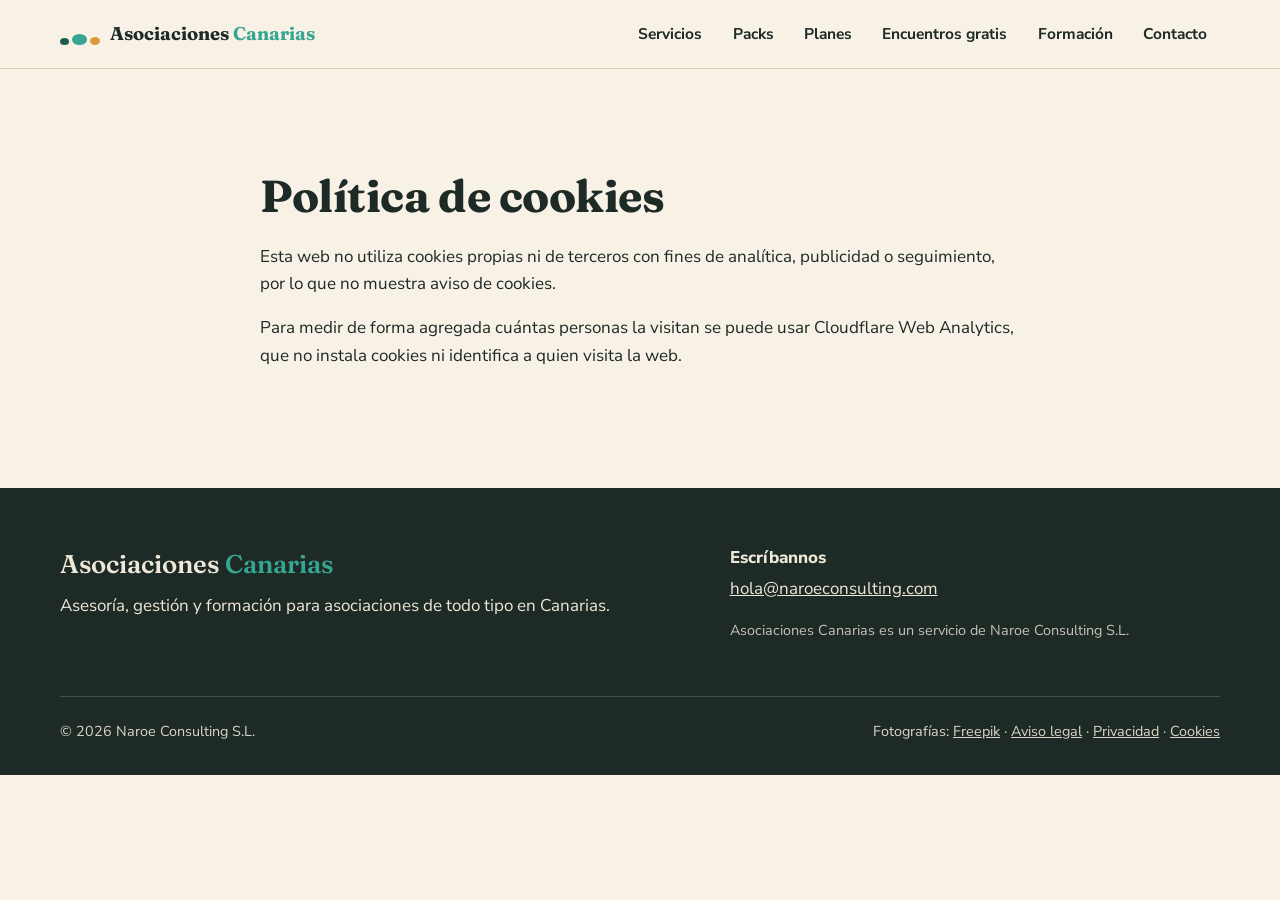
<file: cookies.html>
<!doctype html>
<html lang="es" class="sin-js">
<head>
<meta charset="utf-8">
<meta name="viewport" content="width=device-width, initial-scale=1">
<title>Política de cookies · Asociaciones Canarias</title>
<meta name="description" content="Política de cookies de la web de Asociaciones Canarias.">
<link rel="canonical" href="https://asociacionescanarias.com/cookies">
<meta name="theme-color" content="#1f5c50">
<meta property="og:type" content="website">
<meta property="og:site_name" content="Asociaciones Canarias">
<meta property="og:locale" content="es_ES">
<meta property="og:title" content="Política de cookies · Asociaciones Canarias">
<meta property="og:description" content="Política de cookies de la web de Asociaciones Canarias.">
<meta property="og:url" content="https://asociacionescanarias.com/cookies">
<meta property="og:image" content="https://asociacionescanarias.com/img/og.png">
<meta name="twitter:card" content="summary_large_image">
<link rel="icon" href="/favicon.svg" type="image/svg+xml">
<link rel="icon" href="/favicon.png" type="image/png">
<link rel="apple-touch-icon" href="/apple-touch-icon.png">
<link rel="manifest" href="/site.webmanifest">
<link rel="preload" href="/fonts/fraunces-latin-700-normal.woff2" as="font" type="font/woff2" crossorigin>
<link rel="preload" href="/fonts/nunito-sans-latin-400-normal.woff2" as="font" type="font/woff2" crossorigin>
<link rel="stylesheet" href="/css/estilos.css">
</head>
<body>
<a class="saltar" href="#contenido">Saltar al contenido</a>
<header class="nav">
  <div class="contenedor nav-fila">
    <a class="marca" href="/" aria-label="Asociaciones Canarias, ir al inicio"><span class="logo-islas" aria-hidden="true"><i></i><i></i><i></i></span><span>Asociaciones <em>Canarias</em></span></a>
    <button class="boton-menu" type="button" aria-controls="menu" aria-expanded="false"><span class="visualmente-oculto">Abrir menú</span><svg viewBox="0 0 24 24" fill="none" stroke="currentColor" stroke-width="2.2" stroke-linecap="round" aria-hidden="true"><path d="M4 7h16M4 12h16M4 17h16"/></svg></button>
    <ul class="menu" id="menu"><li><a href="/#servicios">Servicios</a></li><li><a href="/#packs">Packs</a></li><li><a href="/#planes">Planes</a></li><li><a href="/#encuentros">Encuentros gratis</a></li><li><a href="/#formacion">Formación</a></li><li><a href="/#contacto">Contacto</a></li></ul>
  </div>
</header>
<main id="contenido">
<section class="seccion legal"><div class="contenedor estrecho"><h1>Política de cookies</h1><p>Esta web no utiliza cookies propias ni de terceros con fines de analítica, publicidad o seguimiento, por lo que no muestra aviso de cookies.</p>
<p>Para medir de forma agregada cuántas personas la visitan se puede usar Cloudflare Web Analytics, que no instala cookies ni identifica a quien visita la web.</p></div></section>
</main>
<footer class="pie">
  <div class="contenedor">
    <div class="pie-arriba">
      <div><p class="pie-titulo">Asociaciones <em>Canarias</em></p>
      <p>Asesoría, gestión y formación para asociaciones de todo tipo en Canarias.</p></div>
      <div><p class="pie-titulo-chico">Escríbannos</p><p><a href="mailto:hola@naroeconsulting.com">hola@naroeconsulting.com</a></p>
      <p class="pie-nota">Asociaciones Canarias es un servicio de Naroe Consulting S.L.</p></div>
    </div>
    <div class="pie-base">
      <span>© <span id="anio">2026</span> Naroe Consulting S.L.</span>
      <span>Fotografías: <a href="https://www.freepik.es" rel="noopener">Freepik</a> · <a href="/aviso-legal">Aviso legal</a> · <a href="/privacidad">Privacidad</a> · <a href="/cookies">Cookies</a></span>
    </div>
  </div>
</footer>
<script src="/js/main.js" defer></script>

</body>
</html>
</file>
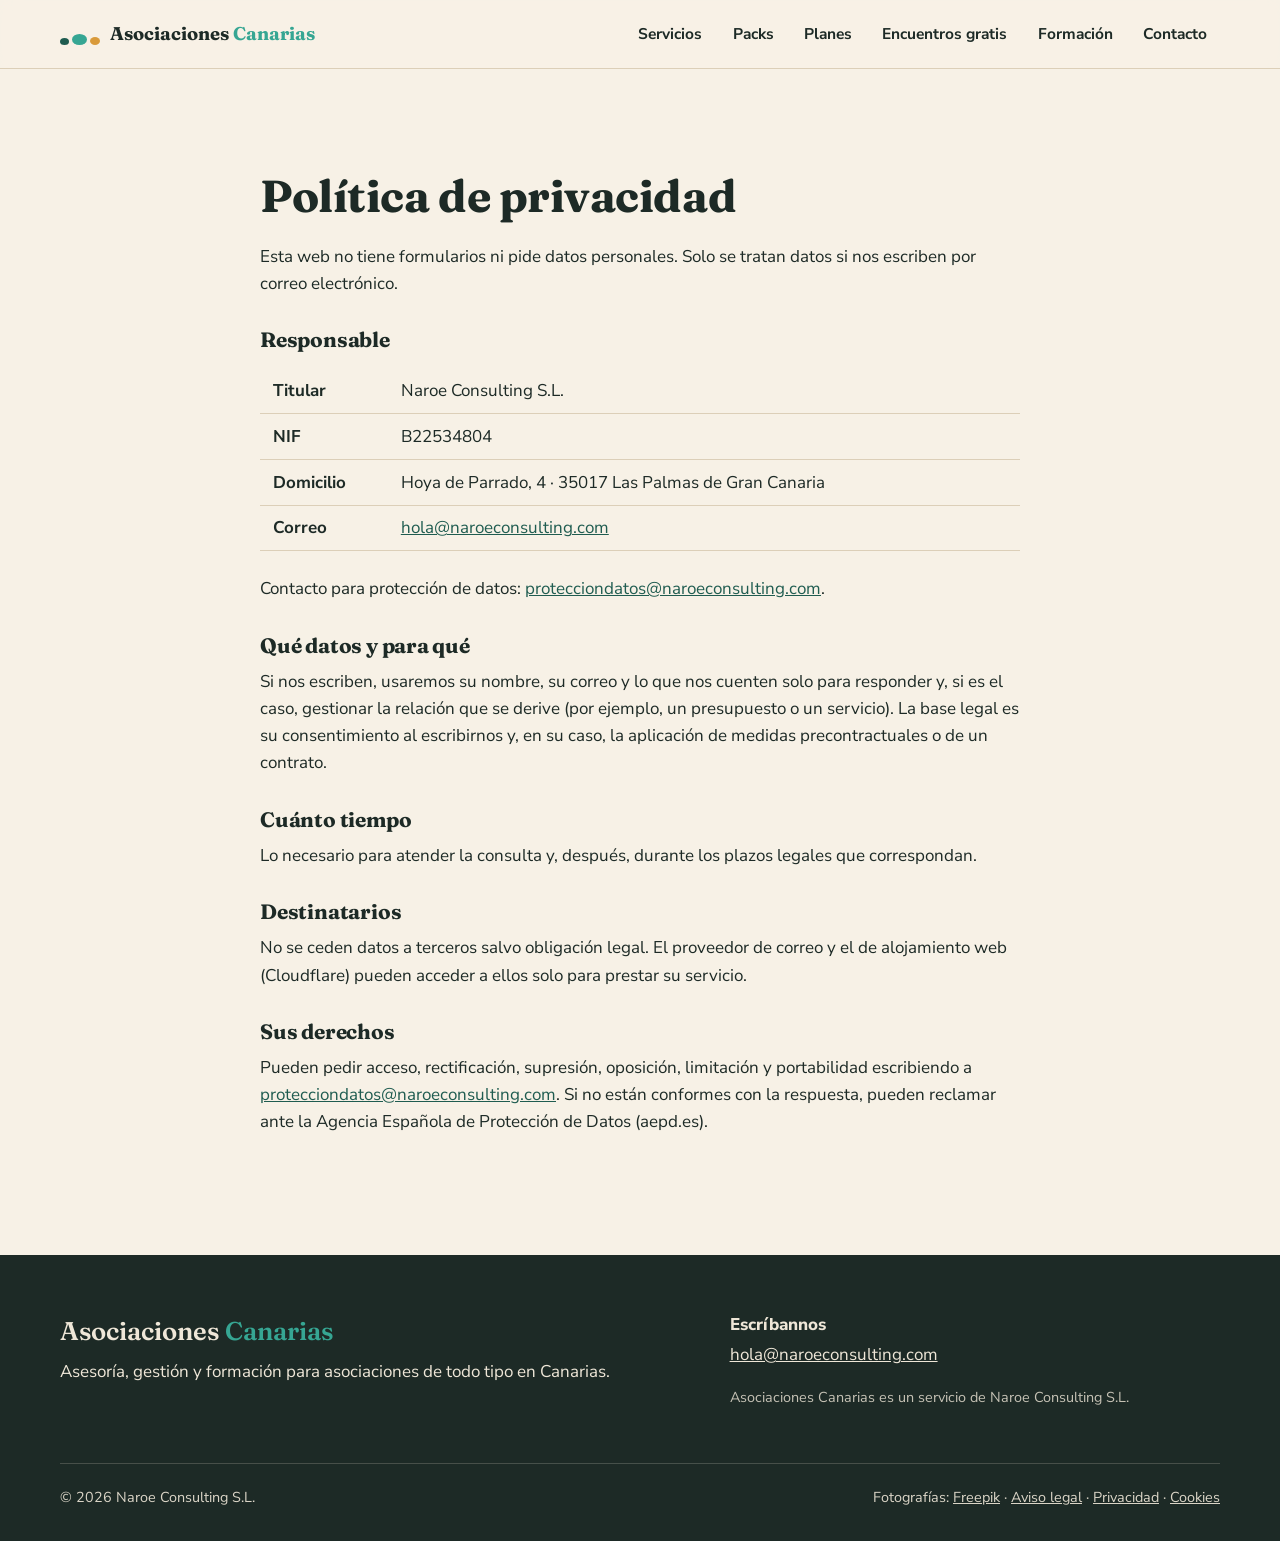
<file: privacidad.html>
<!doctype html>
<html lang="es" class="sin-js">
<head>
<meta charset="utf-8">
<meta name="viewport" content="width=device-width, initial-scale=1">
<title>Política de privacidad · Asociaciones Canarias</title>
<meta name="description" content="Política de privacidad de la web de Asociaciones Canarias.">
<link rel="canonical" href="https://asociacionescanarias.com/privacidad">
<meta name="theme-color" content="#1f5c50">
<meta property="og:type" content="website">
<meta property="og:site_name" content="Asociaciones Canarias">
<meta property="og:locale" content="es_ES">
<meta property="og:title" content="Política de privacidad · Asociaciones Canarias">
<meta property="og:description" content="Política de privacidad de la web de Asociaciones Canarias.">
<meta property="og:url" content="https://asociacionescanarias.com/privacidad">
<meta property="og:image" content="https://asociacionescanarias.com/img/og.png">
<meta name="twitter:card" content="summary_large_image">
<link rel="icon" href="/favicon.svg" type="image/svg+xml">
<link rel="icon" href="/favicon.png" type="image/png">
<link rel="apple-touch-icon" href="/apple-touch-icon.png">
<link rel="manifest" href="/site.webmanifest">
<link rel="preload" href="/fonts/fraunces-latin-700-normal.woff2" as="font" type="font/woff2" crossorigin>
<link rel="preload" href="/fonts/nunito-sans-latin-400-normal.woff2" as="font" type="font/woff2" crossorigin>
<link rel="stylesheet" href="/css/estilos.css">
</head>
<body>
<a class="saltar" href="#contenido">Saltar al contenido</a>
<header class="nav">
  <div class="contenedor nav-fila">
    <a class="marca" href="/" aria-label="Asociaciones Canarias, ir al inicio"><span class="logo-islas" aria-hidden="true"><i></i><i></i><i></i></span><span>Asociaciones <em>Canarias</em></span></a>
    <button class="boton-menu" type="button" aria-controls="menu" aria-expanded="false"><span class="visualmente-oculto">Abrir menú</span><svg viewBox="0 0 24 24" fill="none" stroke="currentColor" stroke-width="2.2" stroke-linecap="round" aria-hidden="true"><path d="M4 7h16M4 12h16M4 17h16"/></svg></button>
    <ul class="menu" id="menu"><li><a href="/#servicios">Servicios</a></li><li><a href="/#packs">Packs</a></li><li><a href="/#planes">Planes</a></li><li><a href="/#encuentros">Encuentros gratis</a></li><li><a href="/#formacion">Formación</a></li><li><a href="/#contacto">Contacto</a></li></ul>
  </div>
</header>
<main id="contenido">
<section class="seccion legal"><div class="contenedor estrecho"><h1>Política de privacidad</h1><p>Esta web no tiene formularios ni pide datos personales. Solo se tratan datos si nos escriben por correo electrónico.</p>
<h2>Responsable</h2>
<table class="tabla-legal">
<tr><th scope="row">Titular</th><td>Naroe Consulting S.L.</td></tr>
<tr><th scope="row">NIF</th><td>B22534804</td></tr>
<tr><th scope="row">Domicilio</th><td>Hoya de Parrado, 4 · 35017 Las Palmas de Gran Canaria</td></tr>
<tr><th scope="row">Correo</th><td><a href="mailto:hola@naroeconsulting.com">hola@naroeconsulting.com</a></td></tr>

</table>
<p>Contacto para protección de datos: <a href="mailto:protecciondatos@naroeconsulting.com">protecciondatos@naroeconsulting.com</a>.</p>
<h2>Qué datos y para qué</h2>
<p>Si nos escriben, usaremos su nombre, su correo y lo que nos cuenten solo para responder y, si es el caso, gestionar la relación que se derive (por ejemplo, un presupuesto o un servicio). La base legal es su consentimiento al escribirnos y, en su caso, la aplicación de medidas precontractuales o de un contrato.</p>
<h2>Cuánto tiempo</h2>
<p>Lo necesario para atender la consulta y, después, durante los plazos legales que correspondan.</p>
<h2>Destinatarios</h2>
<p>No se ceden datos a terceros salvo obligación legal. El proveedor de correo y el de alojamiento web (Cloudflare) pueden acceder a ellos solo para prestar su servicio.</p>
<h2>Sus derechos</h2>
<p>Pueden pedir acceso, rectificación, supresión, oposición, limitación y portabilidad escribiendo a <a href="mailto:protecciondatos@naroeconsulting.com">protecciondatos@naroeconsulting.com</a>. Si no están conformes con la respuesta, pueden reclamar ante la Agencia Española de Protección de Datos (aepd.es).</p></div></section>
</main>
<footer class="pie">
  <div class="contenedor">
    <div class="pie-arriba">
      <div><p class="pie-titulo">Asociaciones <em>Canarias</em></p>
      <p>Asesoría, gestión y formación para asociaciones de todo tipo en Canarias.</p></div>
      <div><p class="pie-titulo-chico">Escríbannos</p><p><a href="mailto:hola@naroeconsulting.com">hola@naroeconsulting.com</a></p>
      <p class="pie-nota">Asociaciones Canarias es un servicio de Naroe Consulting S.L.</p></div>
    </div>
    <div class="pie-base">
      <span>© <span id="anio">2026</span> Naroe Consulting S.L.</span>
      <span>Fotografías: <a href="https://www.freepik.es" rel="noopener">Freepik</a> · <a href="/aviso-legal">Aviso legal</a> · <a href="/privacidad">Privacidad</a> · <a href="/cookies">Cookies</a></span>
    </div>
  </div>
</footer>
<script src="/js/main.js" defer></script>

</body>
</html>
</file>
<file: css/estilos.css>
/* ---- Base común (no tocar aquí los colores: van en tema.css) ---- */
*,*::before,*::after{box-sizing:border-box}
html{-webkit-text-size-adjust:100%;scroll-behavior:smooth}
@media (prefers-reduced-motion:reduce){html{scroll-behavior:auto}*,*::before,*::after{animation:none!important;transition:none!important}}
body{margin:0;background:var(--fondo);color:var(--tinta);font-family:var(--letra);font-size:1.0625rem;line-height:1.6;text-rendering:optimizeLegibility;-webkit-font-smoothing:antialiased}
img,svg{display:block;max-width:100%}
a{color:var(--enlace)}
a:hover{text-decoration-thickness:2px}
h1,h2,h3{font-family:var(--letra-titulo);line-height:1.1;margin:0 0 .5em;text-wrap:balance}
p{margin:0 0 1em}
:focus-visible{outline:3px solid var(--foco);outline-offset:3px;border-radius:4px}
.contenedor{width:min(100% - 2rem,1160px);margin-inline:auto}
.estrecho{width:min(100% - 2rem,760px)}
.visualmente-oculto{position:absolute!important;width:1px;height:1px;overflow:hidden;clip:rect(0 0 0 0);white-space:nowrap}
.saltar{position:absolute;left:1rem;top:-4rem;z-index:100;background:var(--tinta);color:var(--fondo);padding:.6rem 1rem;border-radius:6px}
.saltar:focus{top:1rem}
.seccion{padding:clamp(3.5rem,8vw,6.5rem) 0}
.antetitulo{font-size:.82rem;font-weight:700;letter-spacing:.08em;text-transform:uppercase;margin:0 0 .8rem}
.entradilla{font-size:clamp(1.1rem,2vw,1.3rem);max-width:62ch}
.boton{display:inline-flex;align-items:center;gap:.55rem;min-height:48px;padding:.75rem 1.35rem;border-radius:var(--radio-boton,999px);font-weight:700;text-decoration:none;border:2px solid transparent;cursor:pointer;transition:transform .15s,background-color .15s,color .15s}
.boton svg{width:1.2em;height:1.2em}
.boton:hover{transform:translateY(-1px)}
.botones{display:flex;flex-wrap:wrap;gap:.8rem}
/* Navegación */
.nav{position:sticky;top:0;z-index:50;background:var(--nav-fondo);backdrop-filter:saturate(1.4) blur(10px);border-bottom:1px solid var(--linea)}
.nav-fila{display:flex;align-items:center;justify-content:space-between;gap:1rem;min-height:68px}
.marca{display:flex;align-items:center;gap:.6rem;text-decoration:none;color:inherit;font-weight:800}
.menu{display:flex;gap:.3rem;list-style:none;margin:0;padding:0}
.menu a{display:block;padding:.55rem .8rem;border-radius:8px;color:var(--tinta);text-decoration:none;font-weight:600;font-size:.97rem}
.menu a:hover,.menu a[aria-current=page]{background:var(--menu-activo)}
.boton-menu{display:none;background:none;border:0;color:var(--tinta);width:48px;height:48px;padding:10px;cursor:pointer}
@media (max-width:820px){
  .boton-menu{display:block}
  .menu{position:absolute;inset:100% 0 auto 0;flex-direction:column;background:var(--fondo);border-bottom:1px solid var(--linea);padding:.6rem 1rem 1rem;display:none}
  .menu.abierto{display:flex}
  .sin-js .menu{display:flex;position:static;flex-direction:row;flex-wrap:wrap}
  .menu a{padding:.8rem}
}
/* Aparición */
.aparece{opacity:1}
html:not(.sin-js) .aparece{opacity:0;transform:translateY(14px);transition:opacity .6s ease,transform .6s ease}
html:not(.sin-js) .aparece.visible{opacity:1;transform:none}
@media (prefers-reduced-motion:reduce){html:not(.sin-js) .aparece{opacity:1;transform:none}}
/* Pie */
.pie{padding:3.5rem 0 2rem;background:var(--pie-fondo);color:var(--pie-tinta)}
.pie a{color:inherit}
.pie-base{display:flex;flex-wrap:wrap;justify-content:space-between;gap:.6rem 1.5rem;margin-top:2.5rem;padding-top:1.4rem;border-top:1px solid color-mix(in srgb,currentColor 22%,transparent);font-size:.9rem;opacity:.9}
/* Legales y error */
.legal h1{font-size:clamp(2rem,4vw,2.8rem)}
.legal h2{font-size:1.3rem;margin-top:2rem}
.tabla-legal{border-collapse:collapse;margin:1rem 0 1.5rem;width:100%}
.tabla-legal th,.tabla-legal td{text-align:left;padding:.55rem .8rem;border-bottom:1px solid var(--linea);vertical-align:top}
.tabla-legal th{width:8rem;font-weight:700}
.error{text-align:center;min-height:55vh;display:grid;place-items:center}
.error h1{font-size:clamp(2rem,5vw,3.2rem)}

/* ---- Asociaciones Canarias: arena, verde laurisilva y ocre ---- */
@font-face{font-family:"Fraunces";font-weight:600;font-display:swap;src:url(/fonts/fraunces-latin-600-normal.woff2) format("woff2")}
@font-face{font-family:"Fraunces";font-weight:700;font-display:swap;src:url(/fonts/fraunces-latin-700-normal.woff2) format("woff2")}
@font-face{font-family:"Nunito Sans";font-weight:400;font-display:swap;src:url(/fonts/nunito-sans-latin-400-normal.woff2) format("woff2")}
@font-face{font-family:"Nunito Sans";font-weight:700;font-display:swap;src:url(/fonts/nunito-sans-latin-700-normal.woff2) format("woff2")}
@font-face{font-family:"Nunito Sans";font-weight:800;font-display:swap;src:url(/fonts/nunito-sans-latin-800-normal.woff2) format("woff2")}
:root{
  --arena:#f7f1e6;--arena-2:#efe4d0;--tinta:#1d2a26;--suave:#4d5a55;--verde:#1f5c50;--verde-claro:#36a693;--ocre:#d99a3a;--terracota:#a8492a;
  --fondo:var(--arena);--enlace:var(--verde);--foco:var(--terracota);--linea:#dccfb8;
  --letra:"Nunito Sans",system-ui,sans-serif;--letra-titulo:"Fraunces",Georgia,serif;
  --nav-fondo:color-mix(in srgb,var(--arena) 88%,transparent);--menu-activo:var(--arena-2);
  --pie-fondo:var(--tinta);--pie-tinta:#efe7d8;--radio-boton:14px
}
h1,h2,h3{font-weight:700;letter-spacing:-.01em}
h1 em,h2 em,.marca em,.pie-titulo em{font-style:normal;color:var(--verde-claro)}
.antetitulo{color:var(--terracota)}
.marca{font-family:var(--letra-titulo);font-size:1.15rem;font-weight:700}
.logo-islas{display:flex;align-items:flex-end;gap:3px;height:22px}
.logo-islas i{display:block;border-radius:50%;background:var(--verde)}
.logo-islas i:nth-child(1){width:9px;height:7px}.logo-islas i:nth-child(2){width:15px;height:11px;background:var(--verde-claro)}.logo-islas i:nth-child(3){width:10px;height:8px;background:var(--ocre)}
.boton-principal{background:var(--verde);color:#fff}
.boton-principal:hover{background:#174a40}
.boton-linea{border-color:var(--verde);color:var(--verde);background:transparent}
.boton-linea:hover{background:var(--verde);color:#fff}
.cabecera-seccion{max-width:760px;margin-bottom:2.6rem}
.cabecera-seccion h2,.tipos-grid h2,.consultas-grid h2,.porque h2,.contacto h2{font-size:clamp(1.9rem,4vw,2.9rem)}

/* Portada */
.portada{padding:clamp(3rem,7vw,5.5rem) 0 clamp(2.5rem,5vw,4rem);overflow:hidden}
.portada-grid{display:grid;grid-template-columns:1.25fr 1fr;gap:2.5rem;align-items:center}
.portada h1{font-size:clamp(2.5rem,6.2vw,4.6rem);margin-bottom:1.4rem}
.portada .entradilla{color:var(--suave);margin-bottom:2rem}
.islas{width:100%;height:auto}
.islas .mar{fill:none;stroke:var(--verde-claro);stroke-width:3;stroke-linecap:round;opacity:.55}
.islas .tierra ellipse{fill:var(--verde)}
.islas .tierra ellipse:nth-child(2n){fill:var(--verde-claro)}
.islas .tierra ellipse:nth-child(3n){fill:var(--ocre)}
@media (max-width:860px){.portada-grid{grid-template-columns:1fr}.portada-arte{order:-1;max-width:420px}}

/* Tipos */
.seccion-tipos{padding-top:2rem}
.tipos-grid{display:grid;grid-template-columns:1.2fr 1fr;gap:3rem;align-items:center}
.tipos-grid p{color:var(--suave)}
.tipos{display:flex;flex-wrap:wrap;gap:.6rem;list-style:none;margin:0;padding:0}
.tipos li{padding:.55rem 1rem;border-radius:999px;background:#fff;border:1px solid var(--linea);font-weight:700}
@media (max-width:860px){.tipos-grid{grid-template-columns:1fr;gap:1.5rem}}

/* Áreas */
.areas{display:grid;grid-template-columns:repeat(auto-fit,minmax(min(100%,300px),1fr));gap:1.2rem}
.area{background:#fff;border:1px solid var(--linea);border-radius:20px;padding:1.7rem}
.area-num{display:block;font-family:var(--letra-titulo);font-size:1rem;color:var(--terracota);margin-bottom:.8rem}
.area h3{font-size:1.35rem}
.area p{color:var(--suave)}
.lista-check{list-style:none;margin:0;padding:0;display:grid;gap:.45rem}
.lista-check li{display:flex;gap:.55rem;align-items:flex-start}
.lista-check svg{flex:none;width:1.15rem;height:1.15rem;margin-top:.25rem;color:var(--verde-claro)}

/* Packs */
.seccion-arena{background:var(--arena-2)}
.packs{display:grid;grid-template-columns:repeat(auto-fit,minmax(min(100%,310px),1fr));gap:1.3rem;align-items:start}
.pack{background:#fff;border-radius:22px;padding:2rem 1.7rem;border:1px solid var(--linea);display:flex;flex-direction:column;gap:.4rem}
.pack-destacado{border:2px solid var(--verde);box-shadow:0 18px 40px -24px rgba(31,92,80,.55)}
.pack h3{font-size:1.45rem;margin:0}
.pack-lema{color:var(--suave);margin:.2rem 0 0}
.precio{font-family:var(--letra-titulo);font-size:2.2rem;color:var(--verde);margin:.6rem 0 .2rem}
.pack .lista-check{margin:.4rem 0 1.4rem}
.pack .boton{align-self:flex-start;margin-top:auto}

/* Planes */
.seccion-verde{background:var(--verde);color:#f3efe6}
.seccion-verde .antetitulo{color:#f2c27a}
.seccion-verde .entradilla{color:#dfe9e5}
.planes{list-style:none;margin:0;padding:0;display:grid;grid-template-columns:repeat(auto-fit,minmax(min(100%,200px),1fr));gap:.9rem}
.plan{background:rgba(255,255,255,.07);border:1px solid rgba(255,255,255,.22);border-radius:20px;padding:1.6rem}
.plan h3{font-size:1.35rem;color:#fff}
.plan-para{color:#dfe9e5;min-height:3.2em}
.plan-precio{display:flex;align-items:baseline;gap:.35rem;margin:.4rem 0 .9rem}
.plan-precio strong{font-family:var(--letra-titulo);font-size:2.4rem;color:#fff}
.plan-precio span{color:#dfe9e5}
.plan-nota{display:flex;gap:.45rem;align-items:center;margin:0;font-weight:700;color:#f2c27a}
.plan-nota svg{width:1.1rem;height:1.1rem}
.nota-precios{margin-top:1.8rem;color:#dfe9e5;font-size:.95rem}

/* Consultas */
.consultas-grid{display:grid;grid-template-columns:1fr 1.2fr;gap:3rem;align-items:center}
.consultas-grid p{color:var(--suave)}
.tabla-precios{width:100%;border-collapse:collapse;background:#fff;border-radius:18px;overflow:hidden;border:1px solid var(--linea)}
.tabla-precios th,.tabla-precios td{padding:1rem 1.2rem;text-align:left;border-bottom:1px solid var(--linea)}
.tabla-precios thead th{background:var(--arena-2);font-size:.85rem;text-transform:uppercase;letter-spacing:.06em}
.tabla-precios tbody th span{display:block;font-weight:400;color:var(--suave);font-size:.92rem}
.tabla-precios td{text-align:right;font-family:var(--letra-titulo);font-size:1.25rem;color:var(--verde);white-space:nowrap}
.tabla-precios tr:last-child th,.tabla-precios tr:last-child td{border-bottom:0}
@media (max-width:860px){.consultas-grid{grid-template-columns:1fr;gap:1.8rem}}

/* Formación */
.formacion-grid{display:grid;grid-template-columns:1fr 1fr;gap:1.3rem}
.formacion-grid article{background:#fff;border-radius:20px;padding:1.8rem;border:1px solid var(--linea)}
.formacion-grid h3{font-size:1.4rem}
.formacion-grid p{color:var(--suave)}
@media (max-width:760px){.formacion-grid{grid-template-columns:1fr}}

/* Por qué */
.porque{display:grid;grid-template-columns:1fr 1.2fr;gap:3rem;align-items:start}
.porque ol{margin:0;padding:0;list-style:none;counter-reset:p;display:grid;gap:.2rem}
.porque li{counter-increment:p;display:flex;gap:1rem;align-items:baseline;padding:.9rem 0;border-bottom:1px solid var(--linea);font-size:1.15rem;font-weight:700}
.porque li::before{content:counter(p,decimal-leading-zero);font-family:var(--letra-titulo);color:var(--terracota);font-size:1rem}
@media (max-width:760px){.porque{grid-template-columns:1fr;gap:1rem}}

/* Contacto */
.contacto{padding-top:0}
.contacto-caja{background:#fff;border:1px solid var(--linea);border-radius:28px;padding:clamp(2rem,5vw,3.5rem);text-align:center}
.contacto-caja p{color:var(--suave);max-width:52ch;margin-inline:auto}
.contacto-caja .boton{margin-top:.6rem;word-break:break-all}

/* Pie */
.pie-arriba{display:grid;grid-template-columns:1.3fr 1fr;gap:2rem}
.pie-titulo{font-family:var(--letra-titulo);font-size:1.6rem;margin-bottom:.4rem}
.pie-titulo-chico{font-weight:800;margin-bottom:.2rem}
.pie-nota{font-size:.9rem;opacity:.8}
@media (max-width:700px){.pie-arriba{grid-template-columns:1fr}}

/* ---- Portada con foto y tarjetas flotantes ---- */
.portada-arte{position:relative}
.portada-arte.con-foto{aspect-ratio:1;max-width:500px;margin-left:auto}
.portada-arte .portada-foto{width:100%;height:100%;object-fit:cover;border-radius:46% 54% 42% 58%/52% 44% 56% 48%;box-shadow:0 40px 70px -40px rgba(31,92,80,.7)}
.flotantes{list-style:none;margin:0;padding:0;position:absolute;left:-20px;bottom:6%;display:grid;gap:.6rem}
.flotantes li{display:flex;gap:.5rem;align-items:center;background:#fff;border:1px solid var(--linea);border-radius:14px;padding:.6rem .9rem;font-weight:800;box-shadow:0 14px 30px -18px rgba(29,42,38,.5);animation:flota 6s ease-in-out infinite}
.flotantes li:nth-child(2){margin-left:2.2rem;animation-delay:1s}.flotantes li:nth-child(3){margin-left:.8rem;animation-delay:2s}
.flotantes svg{width:1.2rem;height:1.2rem;color:var(--verde-claro)}
.portada-arte:not(.con-foto) .flotantes{position:static;margin-top:1rem}
@keyframes flota{0%,100%{transform:translateY(0)}50%{transform:translateY(-6px)}}
@media (max-width:860px){.portada-arte.con-foto{max-width:none;aspect-ratio:4/3;margin:0}.portada-arte .portada-foto{border-radius:24px}.flotantes{left:12px;bottom:12px}.flotantes li{font-size:.9rem}}
.tipos-foto{width:100%;aspect-ratio:16/9;object-fit:cover;border-radius:20px;margin-bottom:1.2rem}
/* ---- Servicios y packs con foto ---- */
.area{padding:0;overflow:hidden}
.area-txt{padding:1.7rem}
.area-foto,.pack-foto{width:100%;aspect-ratio:16/9;object-fit:cover}
.pack-foto{border-radius:14px;margin-bottom:.8rem}

/* Planes: lo que incluye cada uno */
.plan-incluye{margin-top:1rem;font-size:.95rem;color:#f3efe6}
.plan-incluye svg{color:#f2c27a}

/* Servicios sueltos */
.extras{display:grid;grid-template-columns:1fr 1.6fr;gap:2rem;align-items:start;margin-top:2.6rem;color:var(--tinta)}
.extras h3{color:#fff;font-size:1.5rem}
.extras p{color:#dfe9e5}
.extras .tabla-precios th{color:var(--tinta)}
@media (max-width:860px){.extras{grid-template-columns:1fr;gap:1rem}}

/* Encuentros gratuitos */
.encuentros{display:grid;grid-template-columns:repeat(auto-fit,minmax(min(100%,300px),1fr));gap:1.2rem}
.encuentro{background:#fff;border:1px solid var(--linea);border-radius:20px;padding:1.7rem;display:flex;flex-direction:column;gap:.3rem}
.encuentro h3{font-size:1.3rem;margin:.2rem 0 .4rem}
.encuentro p{color:var(--suave);margin:0 0 .4rem}
.encuentro-tipo{font-size:.8rem;font-weight:800;letter-spacing:.07em;text-transform:uppercase;color:var(--terracota)!important}
.encuentro-cuando{display:flex;gap:.45rem;align-items:center;font-weight:700;color:var(--tinta)!important}
.encuentro-cuando svg{width:1.1rem;height:1.1rem;flex:none;color:var(--verde-claro)}
.encuentro .boton{align-self:flex-start;margin-top:auto}
.plan{padding:1.4rem 1.2rem}
.plan-precio strong{font-size:2.1rem}
@media (min-width:1100px) and (max-width:1240px){.planes{grid-template-columns:repeat(3,1fr)}}
.plan-precio{flex-wrap:wrap;gap:.25rem}
.plan-precio strong{white-space:nowrap;font-size:1.9rem}
.plan-precio span{font-size:.9rem}

/* Quién está detrás */
.perfil{display:grid;grid-template-columns:1.2fr 1fr;gap:3rem;align-items:start}
.perfil h2{font-size:clamp(1.9rem,4vw,2.9rem)}
.perfil h3{font-size:1.15rem;margin:1.6rem 0 .7rem}
.perfil p{color:var(--suave)}
.perfil-nombre{font-family:var(--letra-titulo);font-size:1.35rem;color:var(--verde)!important;margin-bottom:.6rem}
.perfil-entidades{background:#fff;border:1px solid var(--linea);border-radius:22px;padding:1.8rem}
.perfil-entidades h3{margin-top:0}
.perfil-entidades ul{list-style:none;margin:0;padding:0}
.perfil-entidades li{padding:.75rem 0;border-bottom:1px solid var(--linea);font-weight:700}
.perfil-entidades li:last-child{border-bottom:0}
@media (max-width:860px){.perfil{grid-template-columns:1fr;gap:1.5rem}}
</file>
